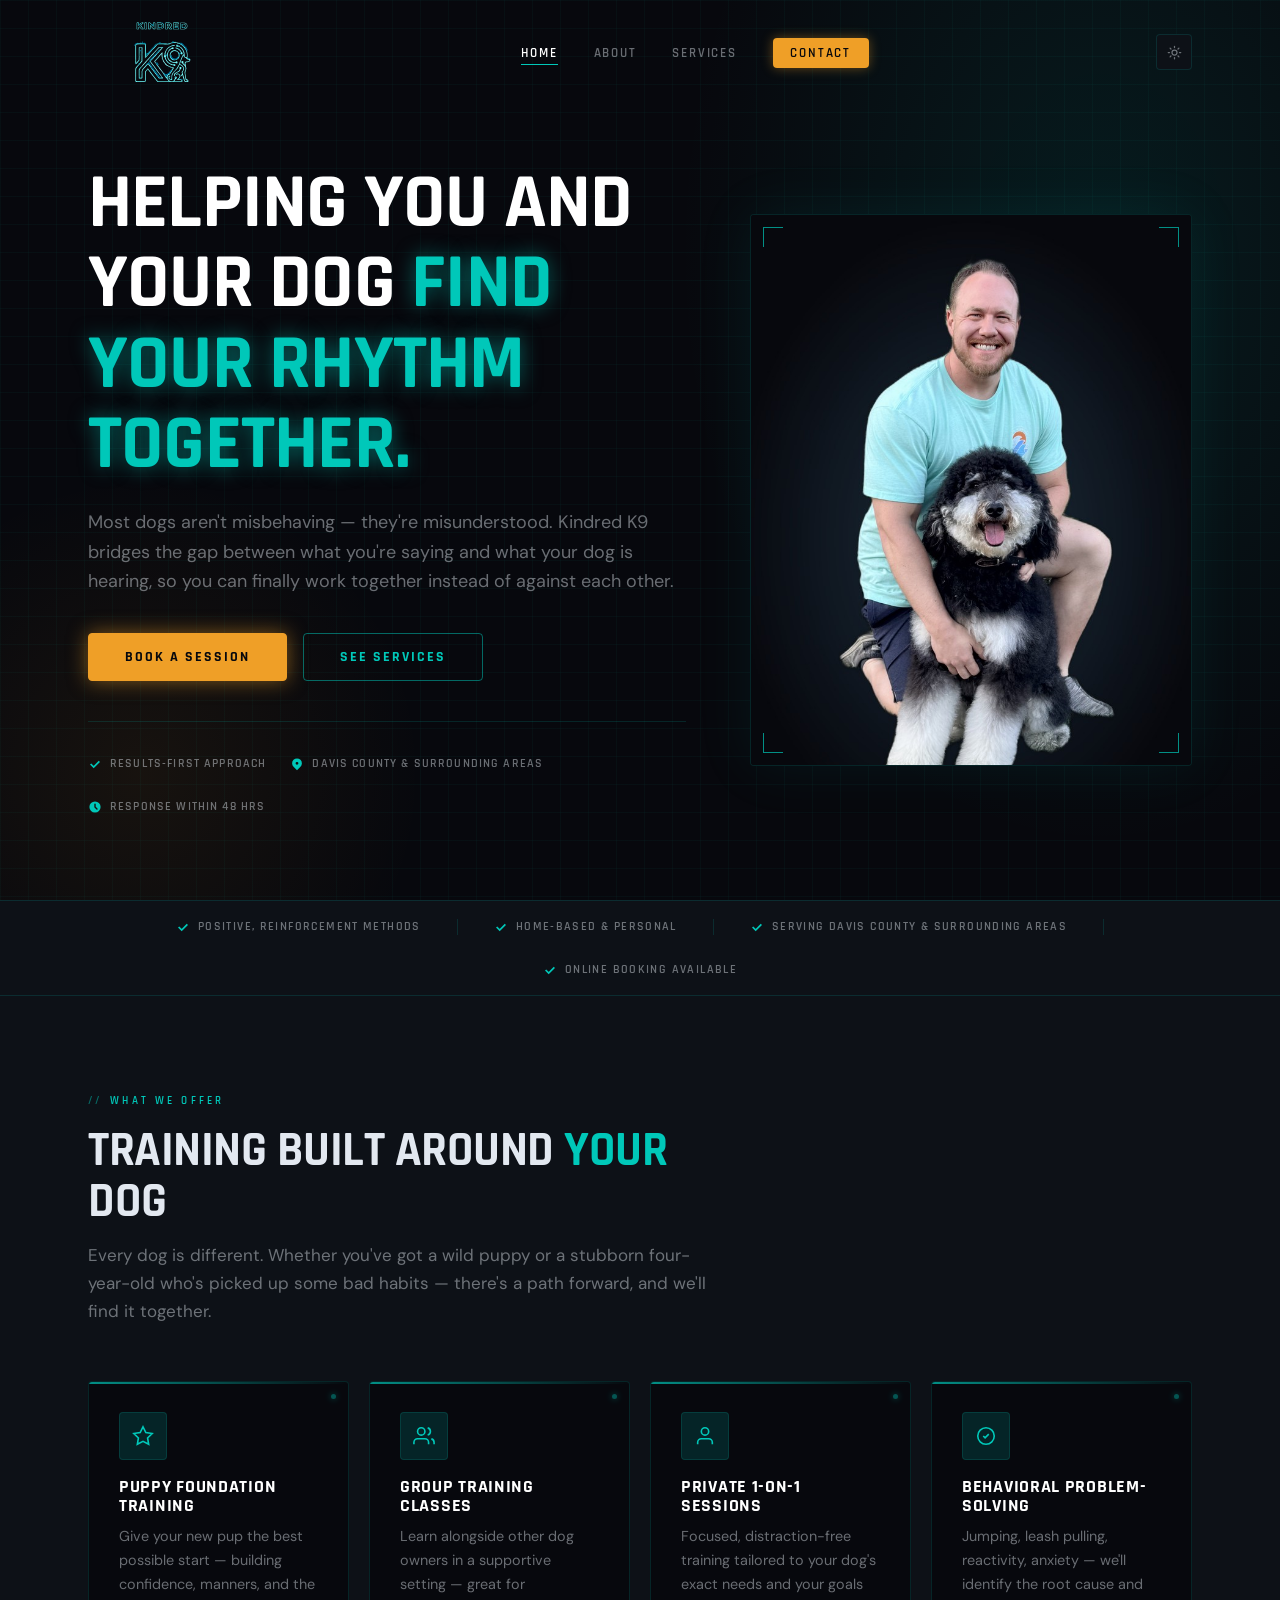
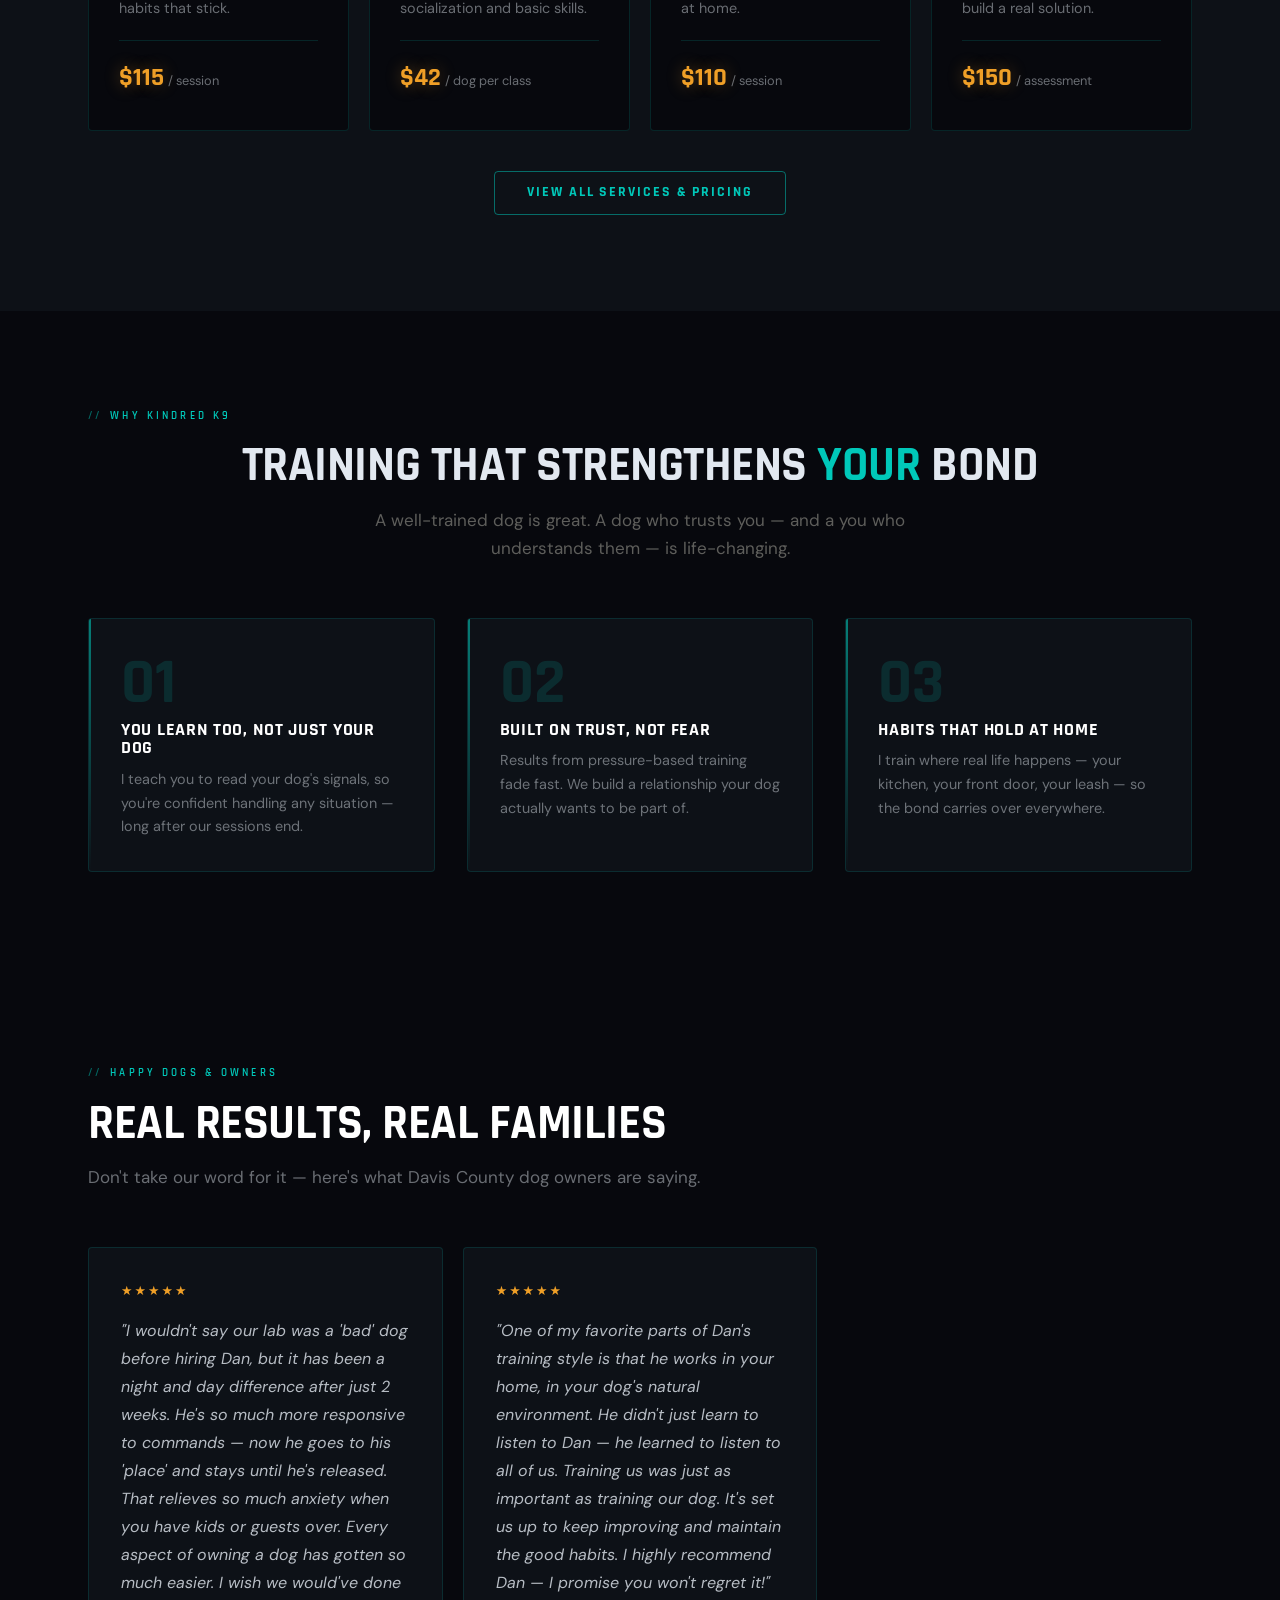
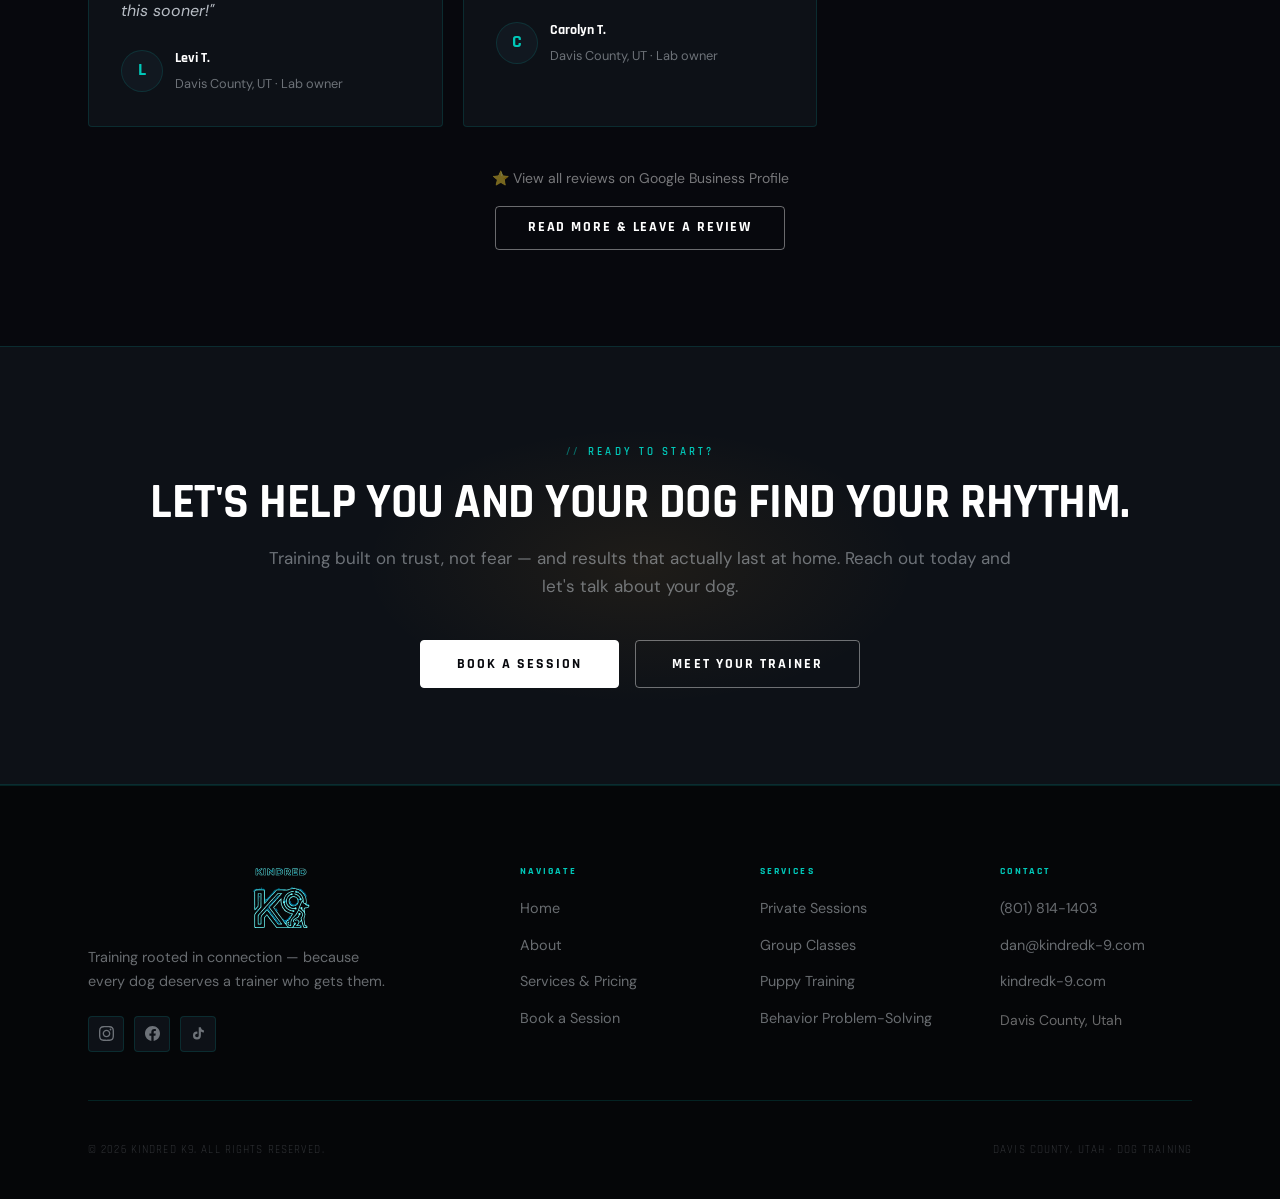
<file: index.html>
<!DOCTYPE html>
<html lang="en">
<head>
  <meta charset="UTF-8">
  <meta name="viewport" content="width=device-width, initial-scale=1.0">
  <title>Kindred K9 | Dog Training in Davis County, Utah</title>
  <meta name="description" content="Kindred K9 offers warm, relationship-first dog training in Davis County, Utah. Private sessions, group classes, puppy training, and behavioral problem-solving.">
  <meta name="keywords" content="dog trainer Davis County Utah, dog training Davis County, puppy training Utah, private dog training Davis County">
  <meta property="og:title" content="Kindred K9 | Dog Training in Davis County, Utah">
  <meta property="og:description" content="Training rooted in connection — because every dog deserves a trainer who gets them.">
  <meta property="og:type" content="website">
  <meta property="og:url" content="https://kindredk-9.com">
  <link rel="canonical" href="https://kindredk-9.com">

  <!-- Google Analytics — replace UA/G-XXXXXX with your Measurement ID -->
  <!-- <script async src="https://www.googletagmanager.com/gtag/js?id=G-XXXXXXXXXX"></script>
  <script>window.dataLayer=window.dataLayer||[];function gtag(){dataLayer.push(arguments);}gtag('js',new Date());gtag('config','G-XXXXXXXXXX');</script> -->

  <link rel="preconnect" href="https://fonts.googleapis.com">
  <link rel="preconnect" href="https://fonts.gstatic.com" crossorigin>
  <link href="https://fonts.googleapis.com/css2?family=Rajdhani:wght@400;500;600;700&family=DM+Sans:wght@300;400;500;600&display=swap" rel="stylesheet">
  <link rel="stylesheet" href="css/styles.css">
  <script src="js/theme.js"></script>
</head>
<body class="grid-bg">

  <!-- ── Navigation ─────────────────────────────── -->
  <nav class="site-nav" aria-label="Main navigation">
    <div class="nav-inner">
      <a href="index.html" class="nav-logo" aria-label="Kindred K9 home">
        <img src="img/kindred-text.svg" alt="KINDRED" class="nav-logo-text">
        <img src="img/kindred-logo.svg" alt="Kindred K9" class="nav-logo-mark">
      </a>
      <ul class="nav-links" role="list">
        <li><a href="index.html">Home</a></li>
        <li><a href="about.html">About</a></li>
        <li><a href="services.html">Services</a></li>
        <li><a href="contact.html" class="nav-cta">Contact</a></li>
      </ul>
      <div class="nav-actions">
        <button class="theme-toggle" aria-label="Switch to light mode">
          <svg class="icon-sun" xmlns="http://www.w3.org/2000/svg" viewBox="0 0 24 24" fill="none" stroke="currentColor" stroke-width="2" stroke-linecap="round" stroke-linejoin="round" aria-hidden="true">
            <circle cx="12" cy="12" r="4"/>
            <path d="M12 2v2M12 20v2M4.93 4.93l1.41 1.41M17.66 17.66l1.41 1.41M2 12h2M20 12h2M6.34 17.66l-1.41 1.41M19.07 4.93l-1.41 1.41"/>
          </svg>
          <svg class="icon-moon" xmlns="http://www.w3.org/2000/svg" viewBox="0 0 24 24" fill="none" stroke="currentColor" stroke-width="2" stroke-linecap="round" stroke-linejoin="round" aria-hidden="true">
            <path d="M21 12.79A9 9 0 1 1 11.21 3 7 7 0 0 0 21 12.79z"/>
          </svg>
        </button>
        <button class="nav-toggle" aria-label="Open menu" aria-expanded="false">
          <span></span><span></span><span></span>
        </button>
      </div>
    </div>
  </nav>

  <!-- ── Mobile Overlay ─────────────────────────── -->
  <div class="nav-overlay" role="dialog" aria-modal="true" aria-label="Navigation menu">
    <div class="nav-overlay-top">
      <a href="index.html" class="nav-logo">
        <img src="img/kindred-text.svg" alt="KINDRED" class="nav-logo-text">
        <img src="img/kindred-logo.svg" alt="Kindred K9" class="nav-logo-mark">
      </a>
      <button class="nav-overlay-close" aria-label="Close menu">&#x2715;</button>
    </div>
    <nav class="nav-overlay-links" aria-label="Mobile navigation">
      <a href="index.html">Home</a>
      <a href="about.html">About</a>
      <a href="services.html">Services</a>
    </nav>
    <div class="nav-overlay-cta">
      <a href="contact.html" class="btn btn-secondary btn-lg">Contact</a>
    </div>
  </div>

  <main>

    <!-- ── Hero ───────────────────────────────────── -->
    <section class="hero" aria-label="Welcome to Kindred K9">
      <div class="hero-inner">

        <div class="hero-content">


          <h1>Helping you and your dog <em>find your rhythm together.</em></h1>

          <p class="hero-desc">
            Most dogs aren't misbehaving — they're misunderstood. Kindred K9 bridges the
            gap between what you're saying and what your dog is hearing, so you can finally
            work together instead of against each other.
          </p>

          <div class="btn-group">
            <a href="contact.html" class="btn btn-primary btn-lg">Book a Session</a>
            <a href="services.html" class="btn btn-secondary btn-lg">See Services</a>
          </div>

          <div class="hero-trust">
            <span class="hero-trust-item">
              <svg viewBox="0 0 16 16" fill="none" stroke="currentColor" stroke-width="2" aria-hidden="true"><path d="M3 8l3.5 3.5L13 5"/></svg>
              Results-first approach
            </span>
            <span class="hero-trust-item">
              <svg viewBox="0 0 20 20" fill="currentColor" aria-hidden="true"><path fill-rule="evenodd" d="M5.05 4.05a7 7 0 119.9 9.9L10 18.9l-4.95-4.95a7 7 0 010-9.9zM10 11a2 2 0 100-4 2 2 0 000 4z" clip-rule="evenodd"/></svg>
              Davis County &amp; surrounding areas
            </span>
            <span class="hero-trust-item">
              <svg viewBox="0 0 20 20" fill="currentColor" aria-hidden="true"><path fill-rule="evenodd" d="M10 18a8 8 0 100-16 8 8 0 000 16zm1-12a1 1 0 10-2 0v4a1 1 0 00.293.707l2.828 2.829a1 1 0 101.415-1.415L11 9.586V6z" clip-rule="evenodd"/></svg>
              Response within 48 hrs
            </span>
          </div>
        </div>

        <div class="hero-visual" aria-hidden="true">
          <div class="hero-blob"></div>
          <div class="hero-image">
            <div class="corner corner-tl"></div>
            <div class="corner corner-tr"></div>
            <div class="corner corner-bl"></div>
            <div class="corner corner-br"></div>
            <img src="img/trainer-hero.jpg" alt="Dan and Reggie" class="hero-photo">
            <div class="hero-image-label">
              <div>
                <div class="label-stars">★★★★★</div>
                <div style="font-size:0.72rem;color:var(--text-muted);margin-top:2px;">5.0 on Google</div>
              </div>
              <div class="label-divider"></div>
              <div>
                <p class="label-name">Dan &amp; Reggie</p>
              </div>
            </div>
          </div>
        </div>

      </div>
    </section>

    <!-- ── Trust Bar ───────────────────────────────── -->
    <div class="trust-bar" aria-label="Key facts">
      <div class="container">
        <div class="trust-bar-inner">
          <span class="trust-item">
            <svg viewBox="0 0 16 16" fill="none" stroke="currentColor" stroke-width="2" aria-hidden="true"><path d="M3 8l3.5 3.5L13 5"/></svg>
            Positive, reinforcement methods
          </span>
          <span class="trust-sep" aria-hidden="true"></span>
          <span class="trust-item">
            <svg viewBox="0 0 16 16" fill="none" stroke="currentColor" stroke-width="2" aria-hidden="true"><path d="M3 8l3.5 3.5L13 5"/></svg>
            Home-based &amp; personal
          </span>
          <span class="trust-sep" aria-hidden="true"></span>
          <span class="trust-item">
            <svg viewBox="0 0 16 16" fill="none" stroke="currentColor" stroke-width="2" aria-hidden="true"><path d="M3 8l3.5 3.5L13 5"/></svg>
            Serving Davis County &amp; surrounding areas
          </span>
          <span class="trust-sep" aria-hidden="true"></span>
          <span class="trust-item">
            <svg viewBox="0 0 16 16" fill="none" stroke="currentColor" stroke-width="2" aria-hidden="true"><path d="M3 8l3.5 3.5L13 5"/></svg>
            Online booking available
          </span>
        </div>
      </div>
    </div>

    <!-- ── Services Overview ──────────────────────── -->
    <section class="section section--tinted" aria-labelledby="services-heading">
      <div class="container">
        <div class="section-header" data-animate>
          <span class="eyebrow">What We Offer</span>
          <h2 id="services-heading">Training built around <em>your</em> dog</h2>
          <p>
            Every dog is different. Whether you've got a wild puppy or a stubborn four-year-old
            who's picked up some bad habits — there's a path forward, and we'll find it together.
          </p>
        </div>

        <div class="services-grid">
          <a href="services.html#puppy" class="service-card" data-animate data-delay="1">
            <div class="service-icon">
              <svg viewBox="0 0 24 24" fill="none" stroke="currentColor" stroke-width="1.75" aria-hidden="true">
                <path d="M12 2l3.09 6.26L22 9.27l-5 4.87 1.18 6.88L12 17.77l-6.18 3.25L7 14.14 2 9.27l6.91-1.01z"/>
              </svg>
            </div>
            <h3>Puppy Foundation Training</h3>
            <p>Give your new pup the best possible start — building confidence, manners, and the habits that stick.</p>
            <div class="service-price">
              <span class="amount">$115</span>
              <span class="label">/ session</span>
            </div>
          </a>

          <a href="services.html#group" class="service-card" data-animate data-delay="2">
            <div class="service-icon">
              <svg viewBox="0 0 24 24" fill="none" stroke="currentColor" stroke-width="1.75" aria-hidden="true">
                <path d="M17 21v-2a4 4 0 00-4-4H5a4 4 0 00-4 4v2"/><circle cx="9" cy="7" r="4"/>
                <path d="M23 21v-2a4 4 0 00-3-3.87M16 3.13a4 4 0 010 7.75"/>
              </svg>
            </div>
            <h3>Group Training Classes</h3>
            <p>Learn alongside other dog owners in a supportive setting — great for socialization and basic skills.</p>
            <div class="service-price">
              <span class="amount">$42</span>
              <span class="label">/ dog per class</span>
            </div>
          </a>

          <a href="services.html#private" class="service-card" data-animate data-delay="3">
            <div class="service-icon">
              <svg viewBox="0 0 24 24" fill="none" stroke="currentColor" stroke-width="1.75" aria-hidden="true">
                <path d="M20 21v-2a4 4 0 00-4-4H8a4 4 0 00-4 4v2"/><circle cx="12" cy="7" r="4"/>
              </svg>
            </div>
            <h3>Private 1-on-1 Sessions</h3>
            <p>Focused, distraction-free training tailored to your dog's exact needs and your goals at home.</p>
            <div class="service-price">
              <span class="amount">$110</span>
              <span class="label">/ session</span>
            </div>
          </a>

          <a href="services.html#behavior" class="service-card" data-animate data-delay="4">
            <div class="service-icon">
              <svg viewBox="0 0 24 24" fill="none" stroke="currentColor" stroke-width="1.75" aria-hidden="true">
                <path d="M9 12l2 2 4-4m6 2a9 9 0 11-18 0 9 9 0 0118 0z"/>
              </svg>
            </div>
            <h3>Behavioral Problem-Solving</h3>
            <p>Jumping, leash pulling, reactivity, anxiety — we'll identify the root cause and build a real solution.</p>
            <div class="service-price">
              <span class="amount">$150</span>
              <span class="label">/ assessment</span>
            </div>
          </a>
        </div>

        <div style="margin-top:2.5rem; text-align:center;" data-animate>
          <a href="services.html" class="btn btn-secondary">View All Services &amp; Pricing</a>
        </div>
      </div>
    </section>

    <!-- ── Why Kindred K9 ─────────────────────────── -->
    <section class="section" aria-labelledby="why-heading">
      <div class="container">
        <div class="section-header text-center" style="max-width:none; margin-bottom:3.5rem" data-animate>
          <span class="eyebrow">Why Kindred K9</span>
          <h2 id="why-heading">Training that strengthens <em>your</em> bond</h2>
          <p style="max-width:52ch; margin:0.75rem auto 0; color:#5e5e5b">
            A well-trained dog is great. A dog who trusts you — and a you who understands them — is life-changing.
          </p>
        </div>

        <div class="why-grid">
          <div class="why-item" data-animate data-delay="1">
            <div class="why-number">01</div>
            <h3>You learn too, not just your dog</h3>
            <p>I teach you to read your dog's signals, so you're confident handling any situation — long after our sessions end.</p>
          </div>
          <div class="why-item" data-animate data-delay="2">
            <div class="why-number">02</div>
            <h3>Built on trust, not fear</h3>
            <p>Results from pressure-based training fade fast. We build a relationship your dog actually wants to be part of.</p>
          </div>
          <div class="why-item" data-animate data-delay="3">
            <div class="why-number">03</div>
            <h3>Habits that hold at home</h3>
            <p>I train where real life happens — your kitchen, your front door, your leash — so the bond carries over everywhere.</p>
          </div>
        </div>
      </div>
    </section>

    <!-- ── Testimonials ───────────────────────────── -->
    <section class="section section--dark" aria-labelledby="testimonials-heading">
      <div class="container">
        <div class="section-header section-header--light" data-animate>
          <span class="eyebrow eyebrow--light">Happy Dogs &amp; Owners</span>
          <h2 id="testimonials-heading">Real results, real families</h2>
          <p>Don't take our word for it — here's what Davis County dog owners are saying.</p>
        </div>

        <div class="testimonials-grid">
          <div class="testimonial-card" data-animate data-delay="1">
            <div class="testimonial-stars">★★★★★</div>
            <blockquote>
              "I wouldn't say our lab was a 'bad' dog before hiring Dan, but it has been a night
              and day difference after just 2 weeks. He's so much more responsive to commands —
              now he goes to his 'place' and stays until he's released. That relieves so much
              anxiety when you have kids or guests over. Every aspect of owning a dog has gotten
              so much easier. I wish we would've done this sooner!"
            </blockquote>
            <div class="testimonial-author">
              <div class="testimonial-avatar" aria-hidden="true">L</div>
              <div>
                <p class="testimonial-name">Levi T.</p>
                <p class="testimonial-meta">Davis County, UT · Lab owner</p>
              </div>
            </div>
          </div>

          <div class="testimonial-card" data-animate data-delay="2">
            <div class="testimonial-stars">★★★★★</div>
            <blockquote>
              "One of my favorite parts of Dan's training style is that he works in your home,
              in your dog's natural environment. He didn't just learn to listen to Dan — he learned
              to listen to all of us. Training us was just as important as training our dog. It's
              set us up to keep improving and maintain the good habits. I highly recommend Dan —
              I promise you won't regret it!"
            </blockquote>
            <div class="testimonial-author">
              <div class="testimonial-avatar" aria-hidden="true">C</div>
              <div>
                <p class="testimonial-name">Carolyn T.</p>
                <p class="testimonial-meta">Davis County, UT · Lab owner</p>
              </div>
            </div>
          </div>
        </div>

        <!-- Google Reviews placeholder -->
        <div style="margin-top:2.5rem; text-align:center;" data-animate>
          <p style="color:rgba(255,255,255,0.45); font-size:0.875rem; max-width:none; margin-bottom:1rem">
            <!-- TODO: Replace with Google Reviews embed or widget -->
            ⭐ View all reviews on Google Business Profile
          </p>
          <a href="contact.html" class="btn btn-outline-white">Read More &amp; Leave a Review</a>
        </div>
      </div>
    </section>

    <!-- ── CTA Banner ─────────────────────────────── -->
    <section class="cta-banner" aria-labelledby="cta-heading">
      <div class="container">
        <span class="eyebrow eyebrow--light" data-animate>Ready to start?</span>
        <h2 id="cta-heading" data-animate>Let's help you and your dog find your rhythm.</h2>
        <p data-animate>
          Training built on trust, not fear — and results that actually last at home.
          Reach out today and let's talk about your dog.
        </p>
        <div class="btn-group" style="justify-content:center" data-animate>
          <a href="contact.html" class="btn btn-white btn-lg">Book a Session</a>
          <a href="about.html"   class="btn btn-outline-white btn-lg">Meet Your Trainer</a>
        </div>
      </div>
    </section>

  </main>

  <!-- ── Footer ─────────────────────────────────── -->
  <footer class="site-footer">
    <div class="container">
      <div class="footer-grid">
        <div class="footer-brand">
          <a href="index.html" class="nav-logo">
            <img src="img/kindred-text.svg" alt="KINDRED" class="nav-logo-text">
        <img src="img/kindred-logo.svg" alt="Kindred K9" class="nav-logo-mark">
          </a>
          <p>Training rooted in connection — because every dog deserves a trainer who gets them.</p>
          <div class="footer-social">
            <a href="https://instagram.com/kindredk9" target="_blank" rel="noopener" aria-label="Instagram">
              <svg viewBox="0 0 24 24" fill="currentColor" aria-hidden="true"><path d="M12 2.163c3.204 0 3.584.012 4.85.07 3.252.148 4.771 1.691 4.919 4.919.058 1.265.069 1.645.069 4.849 0 3.205-.012 3.584-.069 4.849-.149 3.225-1.664 4.771-4.919 4.919-1.266.058-1.644.07-4.85.07-3.204 0-3.584-.012-4.849-.07-3.26-.149-4.771-1.699-4.919-4.92-.058-1.265-.07-1.644-.07-4.849 0-3.204.013-3.583.07-4.849.149-3.227 1.664-4.771 4.919-4.919 1.266-.057 1.645-.069 4.849-.069zm0-2.163c-3.259 0-3.667.014-4.947.072-4.358.2-6.78 2.618-6.98 6.98-.059 1.281-.073 1.689-.073 4.948 0 3.259.014 3.668.072 4.948.2 4.358 2.618 6.78 6.98 6.98 1.281.058 1.689.072 4.948.072 3.259 0 3.668-.014 4.948-.072 4.354-.2 6.782-2.618 6.979-6.98.059-1.28.073-1.689.073-4.948 0-3.259-.014-3.667-.072-4.947-.196-4.354-2.617-6.78-6.979-6.98-1.281-.059-1.69-.073-4.949-.073zm0 5.838c-3.403 0-6.162 2.759-6.162 6.162s2.759 6.163 6.162 6.163 6.162-2.759 6.162-6.163c0-3.403-2.759-6.162-6.162-6.162zm0 10.162c-2.209 0-4-1.79-4-4 0-2.209 1.791-4 4-4s4 1.791 4 4c0 2.21-1.791 4-4 4zm6.406-11.845c-.796 0-1.441.645-1.441 1.44s.645 1.44 1.441 1.44c.795 0 1.439-.645 1.439-1.44s-.644-1.44-1.439-1.44z"/></svg>
            </a>
            <a href="https://facebook.com/kindredk9" target="_blank" rel="noopener" aria-label="Facebook">
              <svg viewBox="0 0 24 24" fill="currentColor" aria-hidden="true"><path d="M24 12.073c0-6.627-5.373-12-12-12s-12 5.373-12 12c0 5.99 4.388 10.954 10.125 11.854v-8.385H7.078v-3.47h3.047V9.43c0-3.007 1.792-4.669 4.533-4.669 1.312 0 2.686.235 2.686.235v2.953H15.83c-1.491 0-1.956.925-1.956 1.874v2.25h3.328l-.532 3.47h-2.796v8.385C19.612 23.027 24 18.062 24 12.073z"/></svg>
            </a>
            <a href="https://tiktok.com/@kindredk9" target="_blank" rel="noopener" aria-label="TikTok">
              <svg viewBox="0 0 24 24" fill="currentColor" aria-hidden="true"><path d="M19.59 6.69a4.83 4.83 0 01-3.77-4.25V2h-3.45v13.67a2.89 2.89 0 01-2.88 2.5 2.89 2.89 0 01-2.89-2.89 2.89 2.89 0 012.89-2.89c.28 0 .54.04.79.1V9.01a6.33 6.33 0 00-.79-.05 6.34 6.34 0 00-6.34 6.34 6.34 6.34 0 006.34 6.34 6.34 6.34 0 006.33-6.34V8.69a8.27 8.27 0 004.84 1.56V6.79a4.85 4.85 0 01-1.07-.1z"/></svg>
            </a>
          </div>
        </div>

        <div class="footer-col">
          <h4>Navigate</h4>
          <ul>
            <li><a href="index.html">Home</a></li>
            <li><a href="about.html">About</a></li>
            <li><a href="services.html">Services &amp; Pricing</a></li>
            <li><a href="contact.html">Book a Session</a></li>
          </ul>
        </div>

        <div class="footer-col">
          <h4>Services</h4>
          <ul>
            <li><a href="services.html">Private Sessions</a></li>
            <li><a href="services.html">Group Classes</a></li>
            <li><a href="services.html">Puppy Training</a></li>
            <li><a href="services.html">Behavior Problem-Solving</a></li>
          </ul>
        </div>

        <div class="footer-col">
          <h4>Contact</h4>
          <ul>
            <li><a href="tel:+18018141403">(801) 814-1403</a></li>
            <li><a href="mailto:hello@kindredk-9.com">dan@kindredk-9.com</a></li>
            <li><a href="contact.html">kindredk-9.com</a></li>
            <li style="color:rgba(255,255,255,0.4); font-size:0.875rem; padding-top:0.25rem">Davis County, Utah</li>
          </ul>
        </div>
      </div>

      <div class="footer-bottom">
        <p>&copy; 2026 Kindred K9. All rights reserved.</p>
        <p>Davis County, Utah · Dog Training</p>
      </div>
    </div>
  </footer>

  <script src="js/main.js"></script>
</body>
</html>
</file>
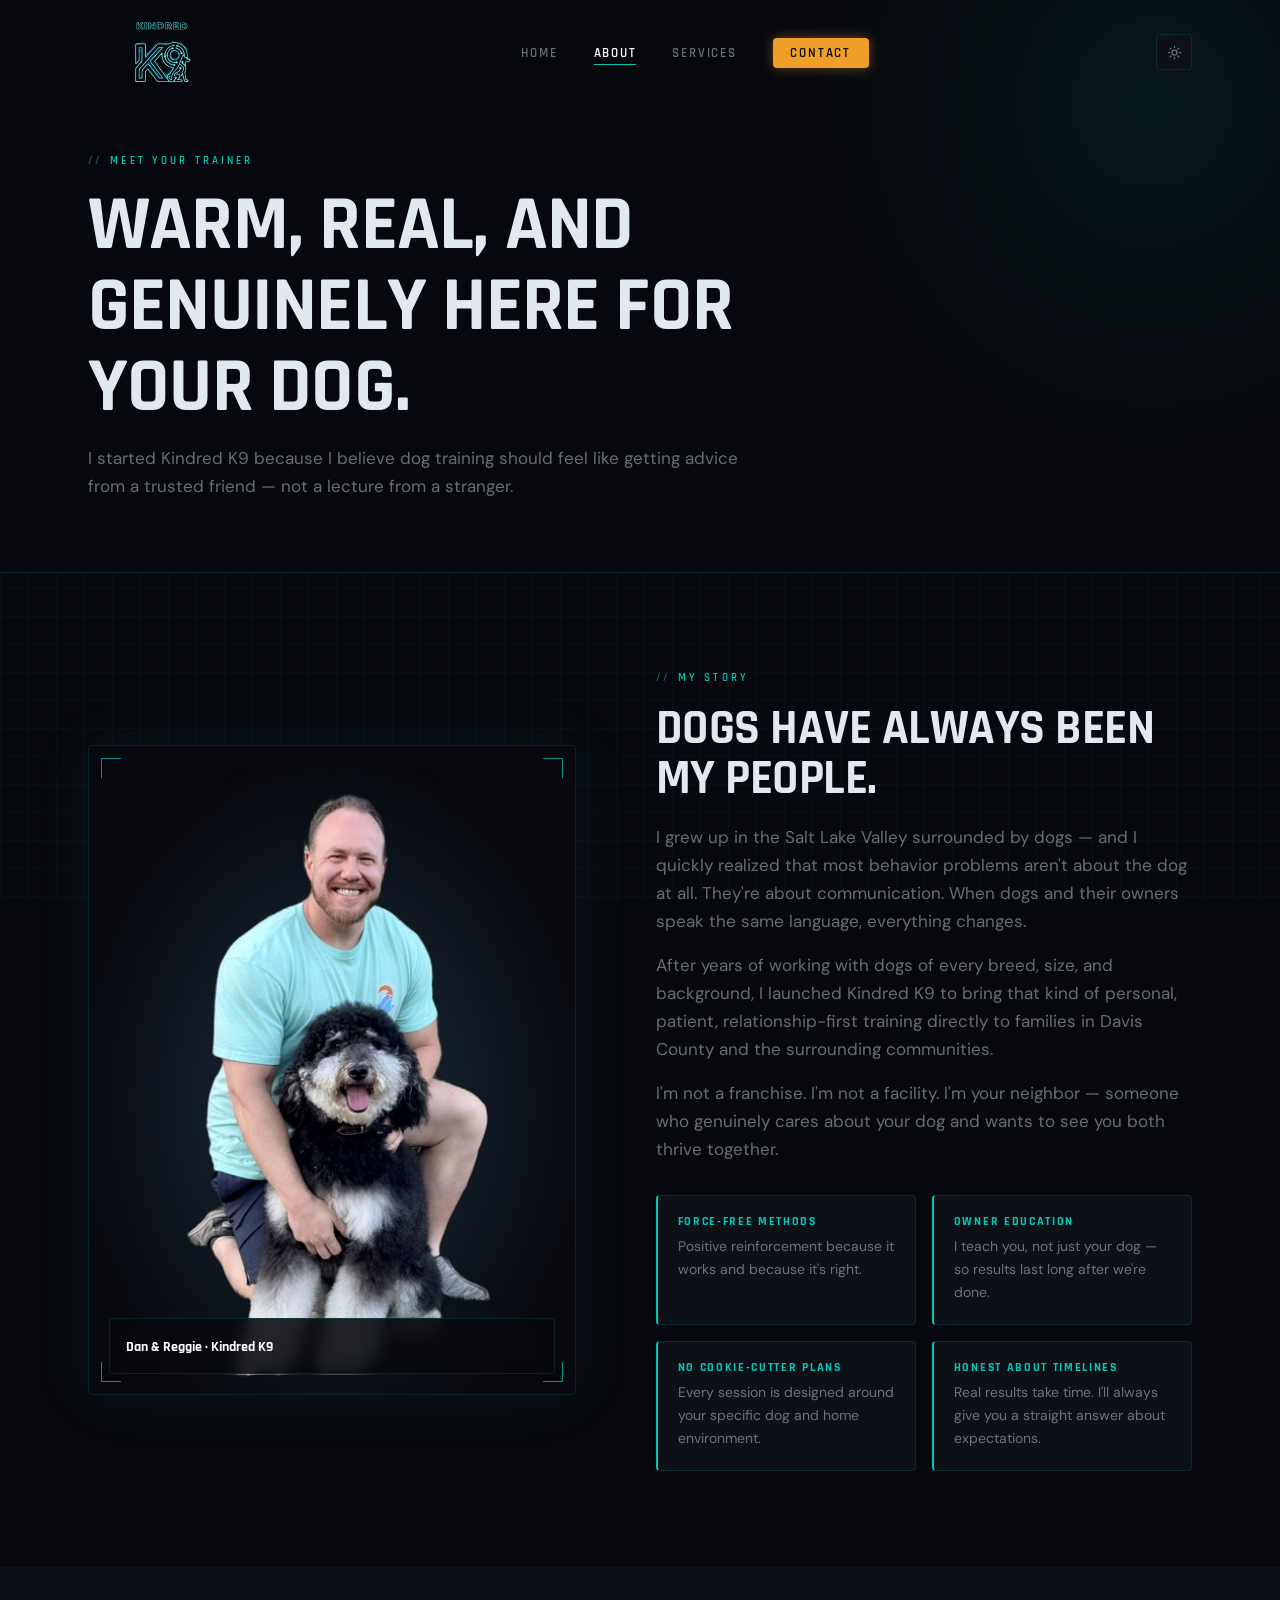
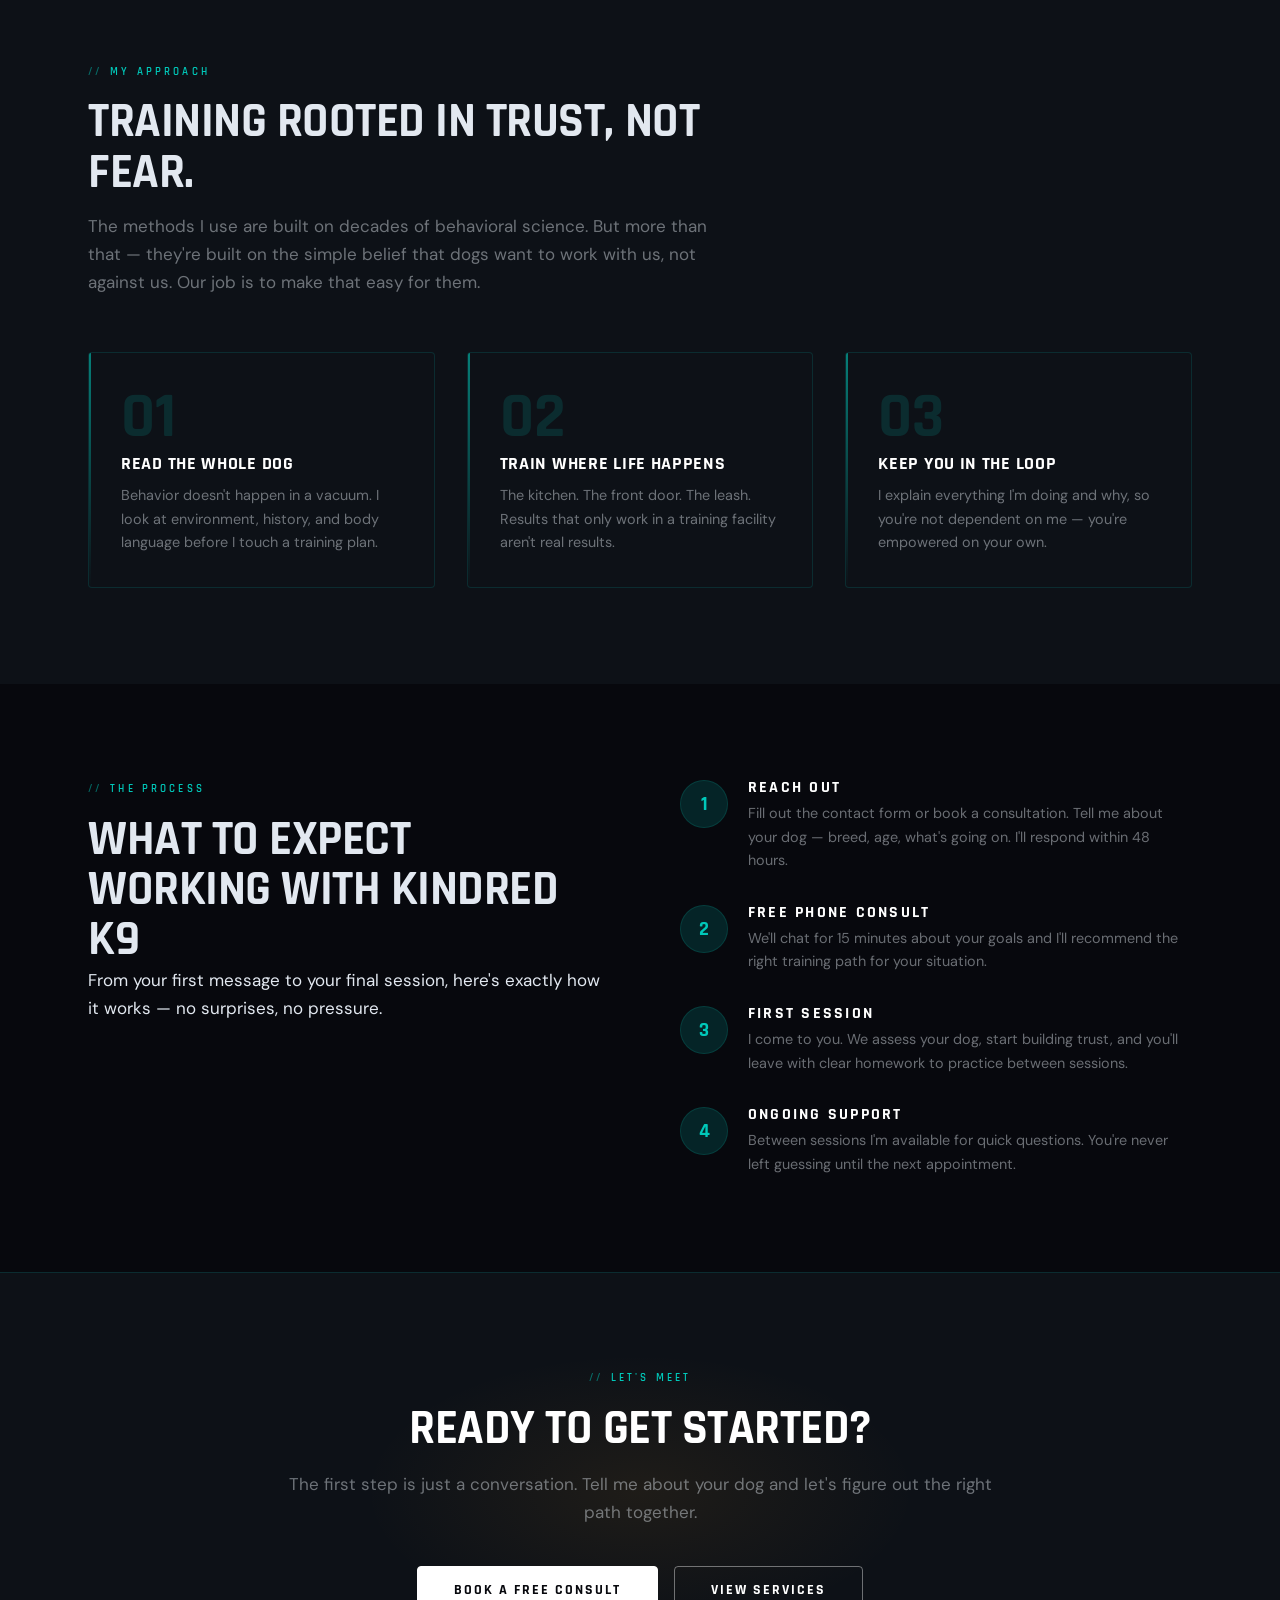
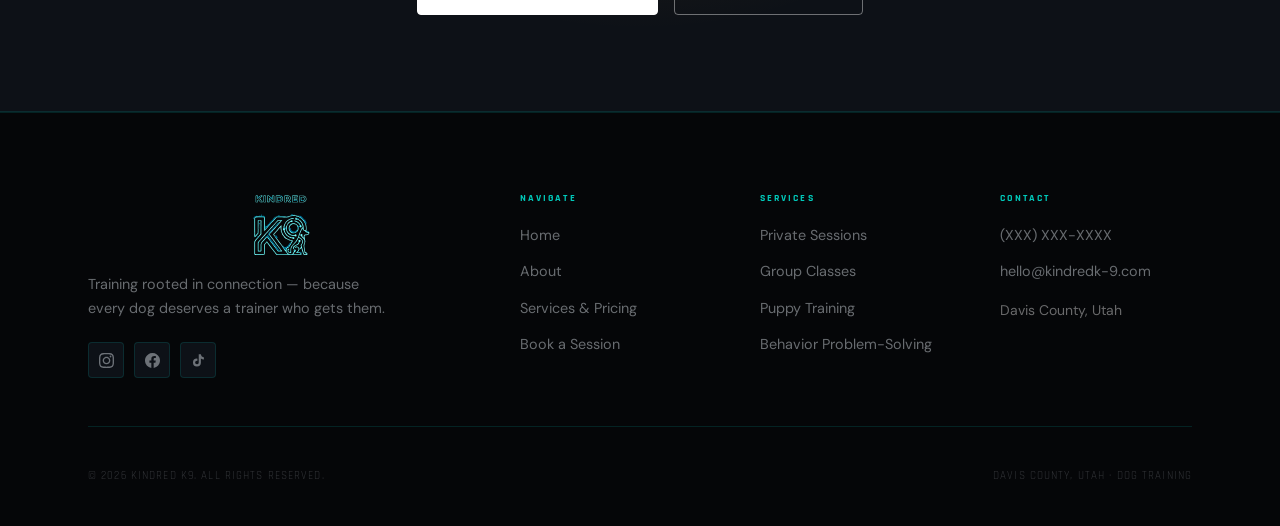
<file: about.html>
<!DOCTYPE html>
<html lang="en">
<head>
  <meta charset="UTF-8">
  <meta name="viewport" content="width=device-width, initial-scale=1.0">
  <title>About | Kindred K9 Dog Training – Davis County, Utah</title>
  <meta name="description" content="Meet the trainer behind Kindred K9. Learn about our relationship-first philosophy, training approach, and what it's like to work with us in Davis County, Utah.">
  <link rel="canonical" href="https://kindredk-9.com/about.html">

  <!-- Google Analytics placeholder -->
  <!-- <script async src="https://www.googletagmanager.com/gtag/js?id=G-XXXXXXXXXX"></script>
  <script>window.dataLayer=window.dataLayer||[];function gtag(){dataLayer.push(arguments);}gtag('js',new Date());gtag('config','G-XXXXXXXXXX');</script> -->

  <link rel="preconnect" href="https://fonts.googleapis.com">
  <link rel="preconnect" href="https://fonts.gstatic.com" crossorigin>
  <link href="https://fonts.googleapis.com/css2?family=Rajdhani:wght@400;500;600;700&family=DM+Sans:wght@300;400;500;600&display=swap" rel="stylesheet">
  <link rel="stylesheet" href="css/styles.css">
  <script src="js/theme.js"></script>
</head>
<body class="grid-bg">

  <!-- ── Navigation ─────────────────────────────── -->
  <nav class="site-nav" aria-label="Main navigation">
    <div class="nav-inner">
      <a href="index.html" class="nav-logo" aria-label="Kindred K9 home">
        <img src="img/kindred-text.svg" alt="KINDRED" class="nav-logo-text">
        <img src="img/kindred-logo.svg" alt="Kindred K9" class="nav-logo-mark">
      </a>
      <ul class="nav-links" role="list">
        <li><a href="index.html">Home</a></li>
        <li><a href="about.html">About</a></li>
        <li><a href="services.html">Services</a></li>
        <li><a href="contact.html" class="nav-cta">Contact</a></li>
      </ul>
      <div class="nav-actions">
        <button class="theme-toggle" aria-label="Switch to light mode">
          <svg class="icon-sun" xmlns="http://www.w3.org/2000/svg" viewBox="0 0 24 24" fill="none" stroke="currentColor" stroke-width="2" stroke-linecap="round" stroke-linejoin="round" aria-hidden="true">
            <circle cx="12" cy="12" r="4"/>
            <path d="M12 2v2M12 20v2M4.93 4.93l1.41 1.41M17.66 17.66l1.41 1.41M2 12h2M20 12h2M6.34 17.66l-1.41 1.41M19.07 4.93l-1.41 1.41"/>
          </svg>
          <svg class="icon-moon" xmlns="http://www.w3.org/2000/svg" viewBox="0 0 24 24" fill="none" stroke="currentColor" stroke-width="2" stroke-linecap="round" stroke-linejoin="round" aria-hidden="true">
            <path d="M21 12.79A9 9 0 1 1 11.21 3 7 7 0 0 0 21 12.79z"/>
          </svg>
        </button>
        <button class="nav-toggle" aria-label="Open menu" aria-expanded="false">
          <span></span><span></span><span></span>
        </button>
      </div>
    </div>
  </nav>

  <!-- ── Mobile Overlay ─────────────────────────── -->
  <div class="nav-overlay" role="dialog" aria-modal="true" aria-label="Navigation menu">
    <div class="nav-overlay-top">
      <a href="index.html" class="nav-logo">
        <img src="img/kindred-text.svg" alt="KINDRED" class="nav-logo-text">
        <img src="img/kindred-logo.svg" alt="Kindred K9" class="nav-logo-mark">
      </a>
      <button class="nav-overlay-close" aria-label="Close menu">&#x2715;</button>
    </div>
    <nav class="nav-overlay-links" aria-label="Mobile navigation">
      <a href="index.html">Home</a>
      <a href="about.html">About</a>
      <a href="services.html">Services</a>
    </nav>
    <div class="nav-overlay-cta">
      <a href="contact.html" class="btn btn-secondary btn-lg">Contact</a>
    </div>
  </div>

  <main>

    <!-- ── Page Hero ──────────────────────────────── -->
    <section class="page-hero" aria-label="About Kindred K9">
      <div class="container">
        <span class="eyebrow">Meet Your Trainer</span>
        <h1>Warm, real, and genuinely here for your dog.</h1>
        <p>I started Kindred K9 because I believe dog training should feel like getting advice from a trusted friend — not a lecture from a stranger.</p>
      </div>
    </section>

    <!-- ── Bio Section ────────────────────────────── -->
    <section class="section">
      <div class="container">
        <div class="about-split">

          <div class="about-photo" aria-hidden="true">
            <div class="corner corner-tl"></div>
            <div class="corner corner-tr"></div>
            <div class="corner corner-bl"></div>
            <div class="corner corner-br"></div>
            <img src="img/trainer-about.jpg" alt="Dan and Reggie" class="about-photo-img">
            <div class="about-photo-caption">
              <strong>Dan &amp; Reggie · Kindred K9</strong>
            </div>
          </div>

          <div class="about-content" data-animate>
            <span class="eyebrow">My Story</span>
            <h2>Dogs have always been my people.</h2>
            <p>
              I grew up in the Salt Lake Valley surrounded by dogs — and I quickly realized
              that most behavior problems aren't about the dog at all. They're about
              communication. When dogs and their owners speak the same language, everything changes.
            </p>
            <p>
              After years of working with dogs of every breed, size, and background, I launched
              Kindred K9 to bring that kind of personal, patient, relationship-first training
              directly to families in Davis County and the surrounding communities.
            </p>
            <p>
              I'm not a franchise. I'm not a facility. I'm your neighbor — someone who genuinely
              cares about your dog and wants to see you both thrive together.
            </p>

            <div class="philosophy-grid" data-animate>
              <div class="philosophy-item">
                <h4>Force-free methods</h4>
                <p>Positive reinforcement because it works and because it's right.</p>
              </div>
              <div class="philosophy-item">
                <h4>Owner education</h4>
                <p>I teach you, not just your dog — so results last long after we're done.</p>
              </div>
              <div class="philosophy-item">
                <h4>No cookie-cutter plans</h4>
                <p>Every session is designed around your specific dog and home environment.</p>
              </div>
              <div class="philosophy-item">
                <h4>Honest about timelines</h4>
                <p>Real results take time. I'll always give you a straight answer about expectations.</p>
              </div>
            </div>
          </div>
        </div>
      </div>
    </section>

    <!-- ── Training Philosophy ────────────────────── -->
    <section class="section section--tinted" aria-labelledby="philosophy-heading">
      <div class="container">
        <div class="section-header" data-animate>
          <span class="eyebrow">My Approach</span>
          <h2 id="philosophy-heading">Training rooted in trust, not fear.</h2>
          <p>
            The methods I use are built on decades of behavioral science. But more than
            that — they're built on the simple belief that dogs want to work with us,
            not against us. Our job is to make that easy for them.
          </p>
        </div>

        <div class="why-grid" style="margin-top:1rem">
          <div class="why-item" data-animate data-delay="1">
            <div class="why-number">01</div>
            <h3>Read the whole dog</h3>
            <p>Behavior doesn't happen in a vacuum. I look at environment, history, and body language before I touch a training plan.</p>
          </div>
          <div class="why-item" data-animate data-delay="2">
            <div class="why-number">02</div>
            <h3>Train where life happens</h3>
            <p>The kitchen. The front door. The leash. Results that only work in a training facility aren't real results.</p>
          </div>
          <div class="why-item" data-animate data-delay="3">
            <div class="why-number">03</div>
            <h3>Keep you in the loop</h3>
            <p>I explain everything I'm doing and why, so you're not dependent on me — you're empowered on your own.</p>
          </div>
        </div>
      </div>
    </section>

    <!-- ── What to Expect ─────────────────────────── -->
    <section class="section" aria-labelledby="expect-heading">
      <div class="container">
        <div class="two-col-split">
          <div data-animate>
            <span class="eyebrow">The Process</span>
            <h2 id="expect-heading">What to expect working with Kindred K9</h2>
            <p>
              From your first message to your final session, here's exactly how it works
              — no surprises, no pressure.
            </p>
          </div>

          <div class="expect-list" data-animate>
            <div class="expect-item">
              <div class="expect-num" aria-hidden="true">1</div>
              <div>
                <h4>Reach out</h4>
                <p>Fill out the contact form or book a consultation. Tell me about your dog — breed, age, what's going on. I'll respond within 48 hours.</p>
              </div>
            </div>
            <div class="expect-item">
              <div class="expect-num" aria-hidden="true">2</div>
              <div>
                <h4>Free phone consult</h4>
                <p>We'll chat for 15 minutes about your goals and I'll recommend the right training path for your situation.</p>
              </div>
            </div>
            <div class="expect-item">
              <div class="expect-num" aria-hidden="true">3</div>
              <div>
                <h4>First session</h4>
                <p>I come to you. We assess your dog, start building trust, and you'll leave with clear homework to practice between sessions.</p>
              </div>
            </div>
            <div class="expect-item">
              <div class="expect-num" aria-hidden="true">4</div>
              <div>
                <h4>Ongoing support</h4>
                <p>Between sessions I'm available for quick questions. You're never left guessing until the next appointment.</p>
              </div>
            </div>
          </div>
        </div>
      </div>
    </section>

    <!-- ── CTA Banner ─────────────────────────────── -->
    <section class="cta-banner">
      <div class="container">
        <span class="eyebrow eyebrow--light" data-animate>Let's meet</span>
        <h2 data-animate>Ready to get started?</h2>
        <p data-animate>
          The first step is just a conversation. Tell me about your dog and let's figure out
          the right path together.
        </p>
        <div class="btn-group" style="justify-content:center" data-animate>
          <a href="contact.html" class="btn btn-white btn-lg">Book a Free Consult</a>
          <a href="services.html" class="btn btn-outline-white btn-lg">View Services</a>
        </div>
      </div>
    </section>

  </main>

  <!-- ── Footer ─────────────────────────────────── -->
  <footer class="site-footer">
    <div class="container">
      <div class="footer-grid">
        <div class="footer-brand">
          <a href="index.html" class="nav-logo">
            <img src="img/kindred-text.svg" alt="KINDRED" class="nav-logo-text">
        <img src="img/kindred-logo.svg" alt="Kindred K9" class="nav-logo-mark">
          </a>
          <p>Training rooted in connection — because every dog deserves a trainer who gets them.</p>
          <div class="footer-social">
            <a href="https://instagram.com/kindredk9" target="_blank" rel="noopener" aria-label="Instagram">
              <svg viewBox="0 0 24 24" fill="currentColor" aria-hidden="true"><path d="M12 2.163c3.204 0 3.584.012 4.85.07 3.252.148 4.771 1.691 4.919 4.919.058 1.265.069 1.645.069 4.849 0 3.205-.012 3.584-.069 4.849-.149 3.225-1.664 4.771-4.919 4.919-1.266.058-1.644.07-4.85.07-3.204 0-3.584-.012-4.849-.07-3.26-.149-4.771-1.699-4.919-4.92-.058-1.265-.07-1.644-.07-4.849 0-3.204.013-3.583.07-4.849.149-3.227 1.664-4.771 4.919-4.919 1.266-.057 1.645-.069 4.849-.069zm0-2.163c-3.259 0-3.667.014-4.947.072-4.358.2-6.78 2.618-6.98 6.98-.059 1.281-.073 1.689-.073 4.948 0 3.259.014 3.668.072 4.948.2 4.358 2.618 6.78 6.98 6.98 1.281.058 1.689.072 4.948.072 3.259 0 3.668-.014 4.948-.072 4.354-.2 6.782-2.618 6.979-6.98.059-1.28.073-1.689.073-4.948 0-3.259-.014-3.667-.072-4.947-.196-4.354-2.617-6.78-6.979-6.98-1.281-.059-1.69-.073-4.949-.073zm0 5.838c-3.403 0-6.162 2.759-6.162 6.162s2.759 6.163 6.162 6.163 6.162-2.759 6.162-6.163c0-3.403-2.759-6.162-6.162-6.162zm0 10.162c-2.209 0-4-1.79-4-4 0-2.209 1.791-4 4-4s4 1.791 4 4c0 2.21-1.791 4-4 4zm6.406-11.845c-.796 0-1.441.645-1.441 1.44s.645 1.44 1.441 1.44c.795 0 1.439-.645 1.439-1.44s-.644-1.44-1.439-1.44z"/></svg>
            </a>
            <a href="https://facebook.com/kindredk9" target="_blank" rel="noopener" aria-label="Facebook">
              <svg viewBox="0 0 24 24" fill="currentColor" aria-hidden="true"><path d="M24 12.073c0-6.627-5.373-12-12-12s-12 5.373-12 12c0 5.99 4.388 10.954 10.125 11.854v-8.385H7.078v-3.47h3.047V9.43c0-3.007 1.792-4.669 4.533-4.669 1.312 0 2.686.235 2.686.235v2.953H15.83c-1.491 0-1.956.925-1.956 1.874v2.25h3.328l-.532 3.47h-2.796v8.385C19.612 23.027 24 18.062 24 12.073z"/></svg>
            </a>
            <a href="https://tiktok.com/@kindredk9" target="_blank" rel="noopener" aria-label="TikTok">
              <svg viewBox="0 0 24 24" fill="currentColor" aria-hidden="true"><path d="M19.59 6.69a4.83 4.83 0 01-3.77-4.25V2h-3.45v13.67a2.89 2.89 0 01-2.88 2.5 2.89 2.89 0 01-2.89-2.89 2.89 2.89 0 012.89-2.89c.28 0 .54.04.79.1V9.01a6.33 6.33 0 00-.79-.05 6.34 6.34 0 00-6.34 6.34 6.34 6.34 0 006.34 6.34 6.34 6.34 0 006.33-6.34V8.69a8.27 8.27 0 004.84 1.56V6.79a4.85 4.85 0 01-1.07-.1z"/></svg>
            </a>
          </div>
        </div>
        <div class="footer-col">
          <h4>Navigate</h4>
          <ul>
            <li><a href="index.html">Home</a></li>
            <li><a href="about.html">About</a></li>
            <li><a href="services.html">Services &amp; Pricing</a></li>
            <li><a href="contact.html">Book a Session</a></li>
          </ul>
        </div>
        <div class="footer-col">
          <h4>Services</h4>
          <ul>
            <li><a href="services.html">Private Sessions</a></li>
            <li><a href="services.html">Group Classes</a></li>
            <li><a href="services.html">Puppy Training</a></li>
            <li><a href="services.html">Behavior Problem-Solving</a></li>
          </ul>
        </div>
        <div class="footer-col">
          <h4>Contact</h4>
          <ul>
            <li><a href="tel:+1XXXXXXXXXX">(XXX) XXX-XXXX</a></li>
            <li><a href="mailto:hello@kindredk-9.com">hello@kindredk-9.com</a></li>
            <li style="color:rgba(255,255,255,0.4); font-size:0.875rem; padding-top:0.25rem">Davis County, Utah</li>
          </ul>
        </div>
      </div>
      <div class="footer-bottom">
        <p>&copy; 2026 Kindred K9. All rights reserved.</p>
        <p>Davis County, Utah · Dog Training</p>
      </div>
    </div>
  </footer>

  <script src="js/main.js"></script>
</body>
</html>
</file>
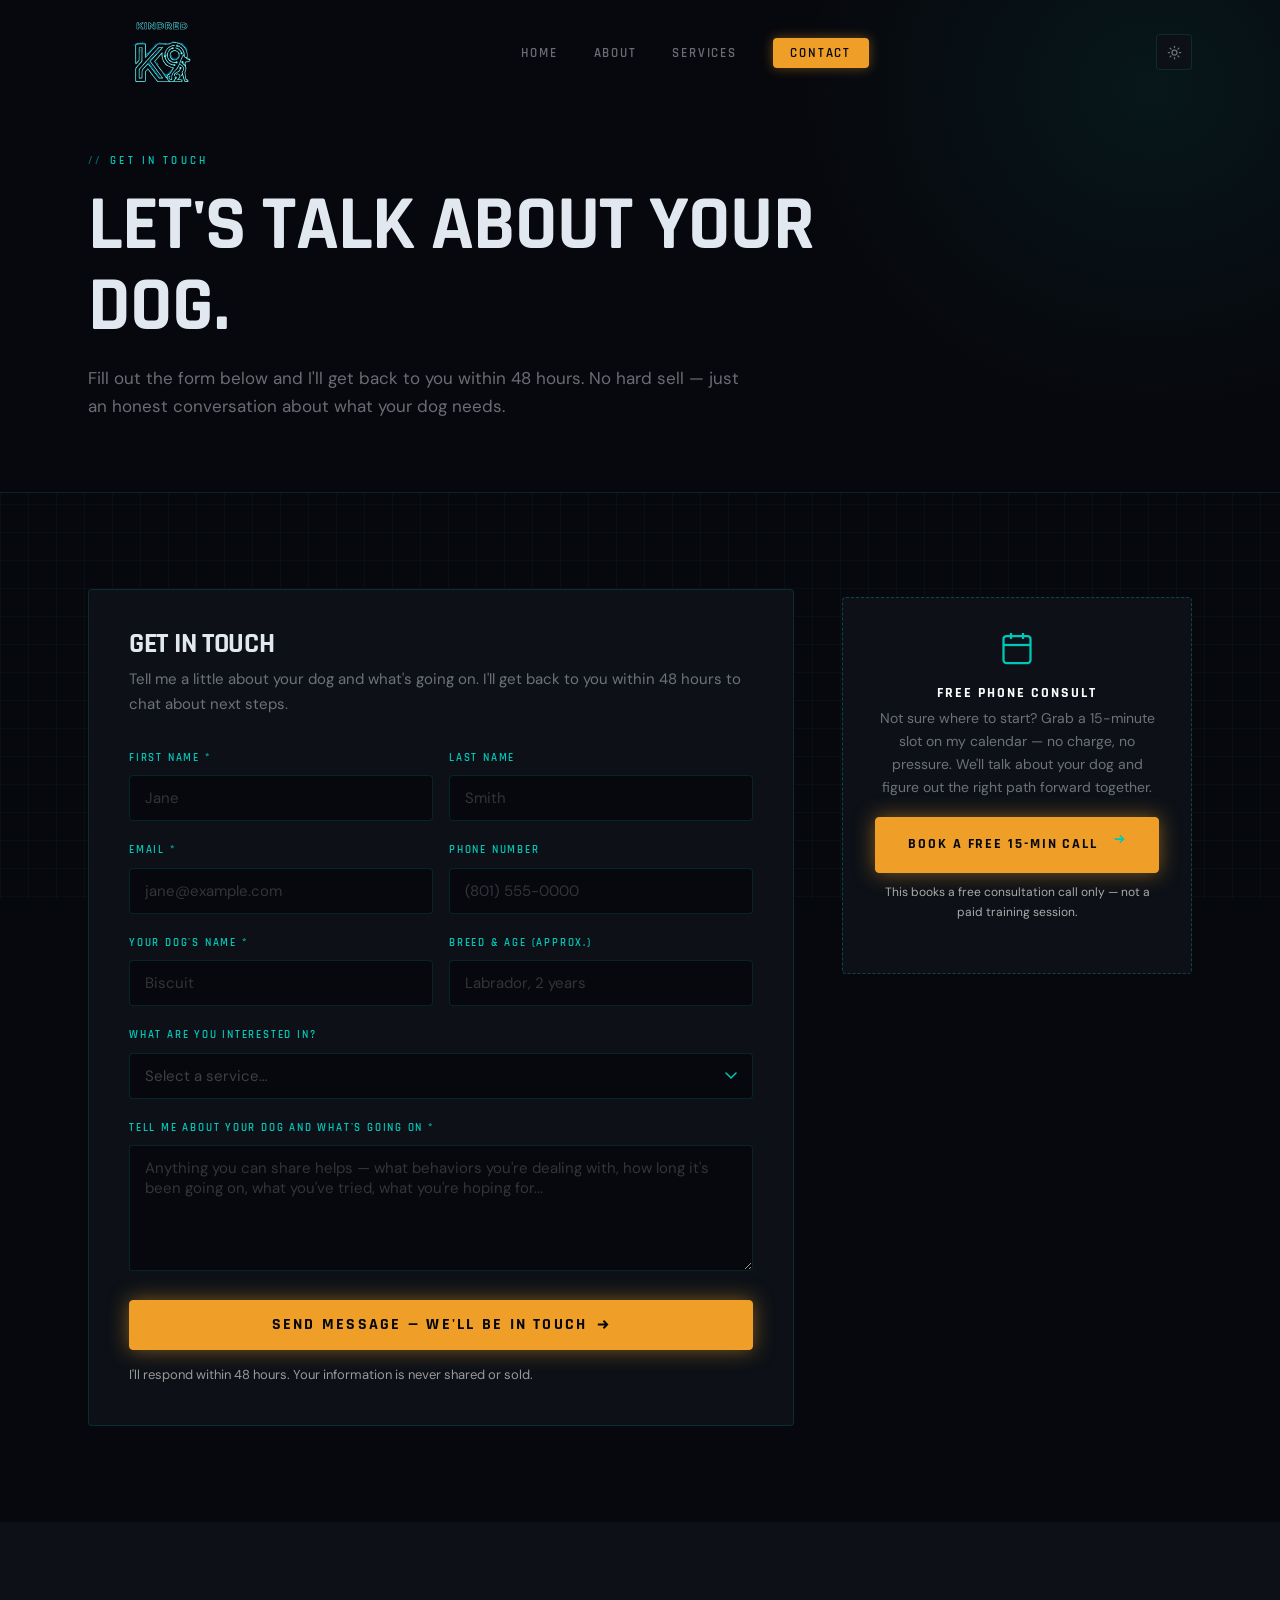
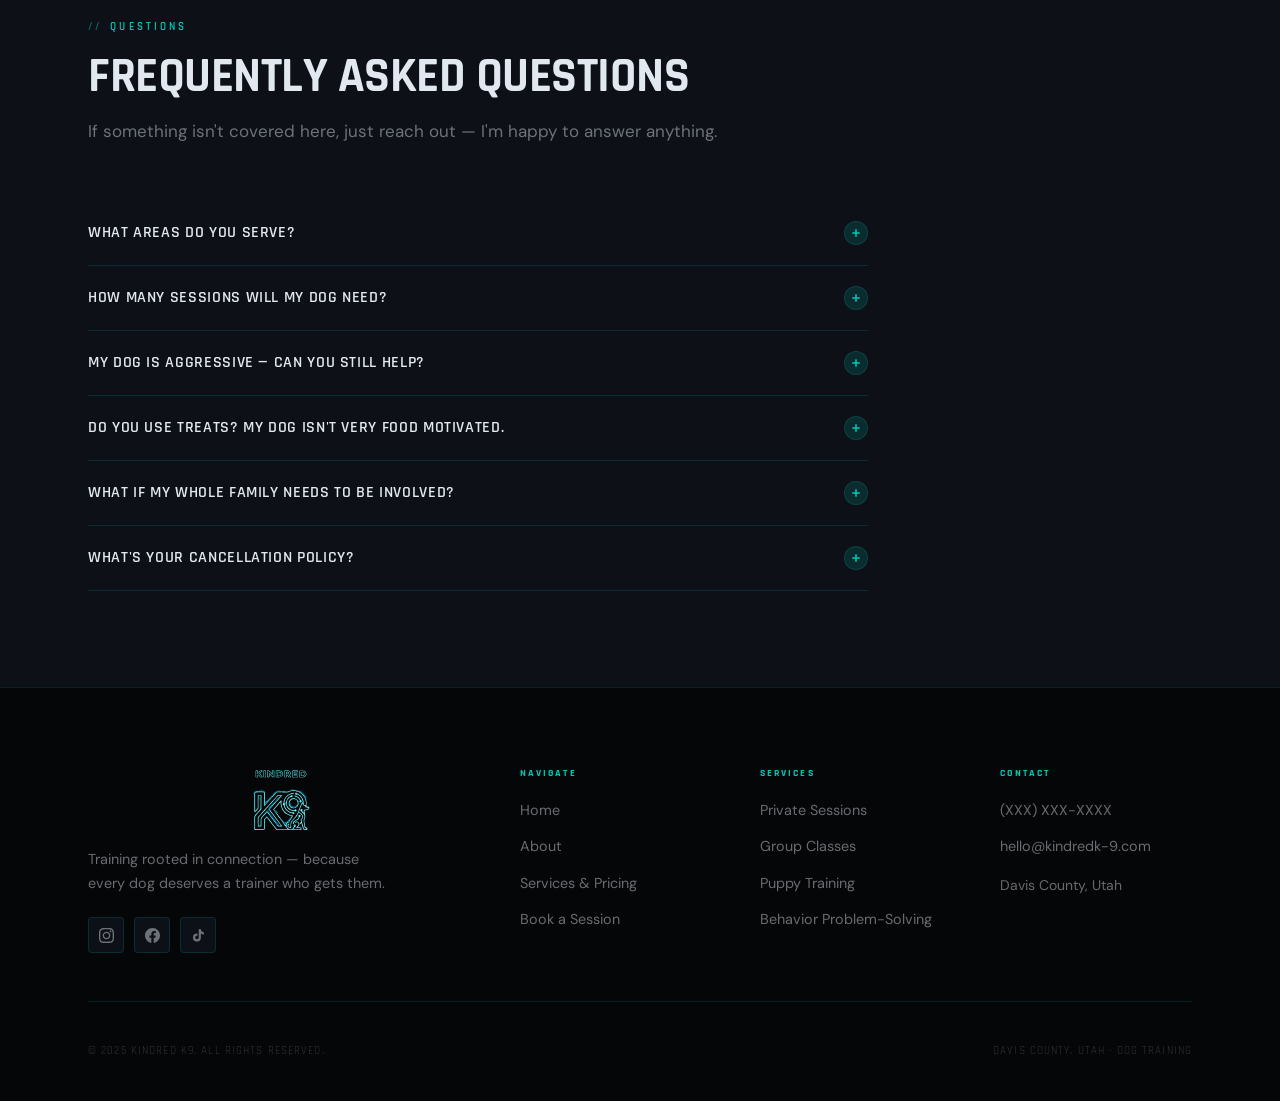
<file: contact.html>
<!DOCTYPE html>
<html lang="en">
<head>
  <meta charset="UTF-8">
  <meta name="viewport" content="width=device-width, initial-scale=1.0">
  <title>Book a Session | Kindred K9 Dog Training – Davis County, Utah</title>
  <meta name="description" content="Book a dog training session in Davis County, Utah. Contact Kindred K9 for private sessions, group classes, or a free phone consultation.">
  <link rel="canonical" href="https://kindredk-9.com/contact.html">

  <!-- Google Analytics placeholder -->
  <!-- <script async src="https://www.googletagmanager.com/gtag/js?id=G-XXXXXXXXXX"></script>
  <script>window.dataLayer=window.dataLayer||[];function gtag(){dataLayer.push(arguments);}gtag('js',new Date());gtag('config','G-XXXXXXXXXX');</script> -->

  <link rel="preconnect" href="https://fonts.googleapis.com">
  <link rel="preconnect" href="https://fonts.gstatic.com" crossorigin>
  <link href="https://fonts.googleapis.com/css2?family=Rajdhani:wght@400;500;600;700&family=DM+Sans:wght@300;400;500;600&display=swap" rel="stylesheet">
  <link rel="stylesheet" href="css/styles.css">
  <script src="js/theme.js"></script>
</head>
<body class="grid-bg">

  <!-- ── Navigation ─────────────────────────────── -->
  <nav class="site-nav" aria-label="Main navigation">
    <div class="nav-inner">
      <a href="index.html" class="nav-logo" aria-label="Kindred K9 home">
        <img src="img/kindred-text.svg" alt="KINDRED" class="nav-logo-text">
        <img src="img/kindred-logo.svg" alt="Kindred K9" class="nav-logo-mark">
      </a>
      <ul class="nav-links" role="list">
        <li><a href="index.html">Home</a></li>
        <li><a href="about.html">About</a></li>
        <li><a href="services.html">Services</a></li>
        <li><a href="contact.html" class="nav-cta">Contact</a></li>
      </ul>
      <div class="nav-actions">
        <button class="theme-toggle" aria-label="Switch to light mode">
          <svg class="icon-sun" xmlns="http://www.w3.org/2000/svg" viewBox="0 0 24 24" fill="none" stroke="currentColor" stroke-width="2" stroke-linecap="round" stroke-linejoin="round" aria-hidden="true">
            <circle cx="12" cy="12" r="4"/>
            <path d="M12 2v2M12 20v2M4.93 4.93l1.41 1.41M17.66 17.66l1.41 1.41M2 12h2M20 12h2M6.34 17.66l-1.41 1.41M19.07 4.93l-1.41 1.41"/>
          </svg>
          <svg class="icon-moon" xmlns="http://www.w3.org/2000/svg" viewBox="0 0 24 24" fill="none" stroke="currentColor" stroke-width="2" stroke-linecap="round" stroke-linejoin="round" aria-hidden="true">
            <path d="M21 12.79A9 9 0 1 1 11.21 3 7 7 0 0 0 21 12.79z"/>
          </svg>
        </button>
        <button class="nav-toggle" aria-label="Open menu" aria-expanded="false">
          <span></span><span></span><span></span>
        </button>
      </div>
    </div>
  </nav>

  <!-- ── Mobile Overlay ─────────────────────────── -->
  <div class="nav-overlay" role="dialog" aria-label="Navigation menu">
    <div class="nav-overlay-top">
      <a href="index.html" class="nav-logo">
        <img src="img/kindred-text.svg" alt="KINDRED" class="nav-logo-text">
        <img src="img/kindred-logo.svg" alt="Kindred K9" class="nav-logo-mark">
      </a>
      <button class="nav-overlay-close" aria-label="Close menu">&#x2715;</button>
    </div>
    <nav class="nav-overlay-links" aria-label="Mobile navigation">
      <a href="index.html">Home</a>
      <a href="about.html">About</a>
      <a href="services.html">Services</a>
    </nav>
    <div class="nav-overlay-cta">
      <a href="contact.html" class="btn btn-secondary btn-lg">Contact</a>
    </div>
  </div>

  <main>

    <!-- ── Page Hero ──────────────────────────────── -->
    <section class="page-hero">
      <div class="container">
        <span class="eyebrow">Get in Touch</span>
        <h1>Let's talk about your dog.</h1>
        <p>Fill out the form below and I'll get back to you within 48 hours. No hard sell — just an honest conversation about what your dog needs.</p>
      </div>
    </section>

    <!-- ── Contact Section ────────────────────────── -->
    <section class="section" aria-labelledby="contact-heading">
      <div class="container">
        <div class="contact-grid">

          <!-- Contact Form -->
          <div class="contact-form-card" data-animate>
            <h2 id="contact-heading">Get in touch</h2>
            <p class="form-intro">Tell me a little about your dog and what's going on. I'll get back to you within 48 hours to chat about next steps.</p>

            <form id="contact-form" action="https://formspree.io/f/xrerklkv" method="POST" novalidate>

              <div class="form-row">
                <div class="form-group">
                  <label for="first-name">First name <span style="color:var(--green)">*</span></label>
                  <input type="text" id="first-name" name="first_name" placeholder="Jane" required autocomplete="given-name">
                </div>
                <div class="form-group">
                  <label for="last-name">Last name</label>
                  <input type="text" id="last-name" name="last_name" placeholder="Smith" autocomplete="family-name">
                </div>
              </div>

              <div class="form-row">
                <div class="form-group">
                  <label for="email">Email <span style="color:var(--green)">*</span></label>
                  <input type="email" id="email" name="email" placeholder="jane@example.com" required autocomplete="email">
                </div>
                <div class="form-group">
                  <label for="phone">Phone number</label>
                  <input type="tel" id="phone" name="phone" placeholder="(801) 555-0000" autocomplete="tel">
                </div>
              </div>

              <div class="form-row">
                <div class="form-group">
                  <label for="dog-name">Your dog's name <span style="color:var(--green)">*</span></label>
                  <input type="text" id="dog-name" name="dog_name" placeholder="Biscuit" required>
                </div>
                <div class="form-group">
                  <label for="dog-breed">Breed &amp; age (approx.)</label>
                  <input type="text" id="dog-breed" name="dog_breed" placeholder="Labrador, 2 years">
                </div>
              </div>

              <div class="form-group">
                <label id="service-label">What are you interested in?</label>
                <div class="custom-select" id="service-select" role="combobox" aria-labelledby="service-label" aria-haspopup="listbox" aria-expanded="false">
                  <button type="button" class="custom-select-trigger" id="service-trigger">
                    <span class="custom-select-value placeholder">Select a service…</span>
                    <svg viewBox="0 0 12 8" width="12" height="8" fill="none" aria-hidden="true"><path d="M1 1l5 5 5-5" stroke="currentColor" stroke-width="1.5" stroke-linecap="round"/></svg>
                  </button>
                  <ul class="custom-select-dropdown" role="listbox" id="service-listbox" aria-labelledby="service-label">
                    <li class="custom-select-option" role="option" data-value="" aria-selected="true">Select a service…</li>
                    <li class="custom-select-option" role="option" data-value="private" aria-selected="false">Private 1-on-1 Sessions</li>
                    <li class="custom-select-option" role="option" data-value="group" aria-selected="false">Group Training Classes</li>
                    <li class="custom-select-option" role="option" data-value="puppy" aria-selected="false">Puppy Foundation Training</li>
                    <li class="custom-select-option" role="option" data-value="behavior" aria-selected="false">Behavioral Problem-Solving</li>
                    <li class="custom-select-option" role="option" data-value="consult" aria-selected="false">Free Phone Consult (not sure yet)</li>
                  </ul>
                  <input type="hidden" name="service" id="service" value="">
                </div>
                <div id="service-banner" class="service-banner" hidden>
                  <svg viewBox="0 0 24 24" fill="none" stroke="currentColor" stroke-width="2" aria-hidden="true"><path d="M9 12l2 2 4-4m6 2a9 9 0 11-18 0 9 9 0 0118 0z"/></svg>
                  <div>
                    <p class="service-banner-label">You're inquiring about:</p>
                    <p id="service-banner-name" class="service-banner-name"></p>
                  </div>
                </div>
              </div>

              <div class="form-group">
                <label for="message">Tell me about your dog and what's going on <span style="color:var(--green)">*</span></label>
                <textarea id="message" name="message" rows="5" placeholder="Anything you can share helps — what behaviors you're dealing with, how long it's been going on, what you've tried, what you're hoping for..." required></textarea>
              </div>

              <button type="submit" class="btn btn-primary form-submit">
                Send Message — we'll be in touch
                <svg viewBox="0 0 16 16" fill="none" stroke="currentColor" stroke-width="2" aria-hidden="true" style="width:15px;height:15px"><path d="M3 8h10M9 4l4 4-4 4"/></svg>
              </button>

              <p style="font-size:0.8125rem;color:#999;margin-top:0.875rem;max-width:none">
                I'll respond within 48 hours. Your information is never shared or sold.
              </p>
            </form>
          </div>

          <!-- Aside: info + Acuity + location -->
          <div class="contact-aside">

            <!-- Contact info -->
            <!-- Google Appointment Scheduling -->
            <div class="booking-placeholder" data-animate>
              <svg viewBox="0 0 24 24" fill="none" stroke="currentColor" stroke-width="1.5" aria-hidden="true">
                <rect x="3" y="4" width="18" height="18" rx="2" ry="2"/>
                <line x1="16" y1="2" x2="16" y2="6"/><line x1="8" y1="2" x2="8" y2="6"/>
                <line x1="3" y1="10" x2="21" y2="10"/>
              </svg>
              <h4>Free Phone Consult</h4>
              <p>Not sure where to start? Grab a 15-minute slot on my calendar — no charge, no pressure. We'll talk about your dog and figure out the right path forward together.</p>
              <a href="https://calendar.app.google/4kXq4UkgBXxMSehu8" target="_blank" rel="noopener" class="btn btn-primary" style="display:inline-flex">
                Book a Free 15-Min Call
                <svg viewBox="0 0 16 16" fill="none" stroke="currentColor" stroke-width="2" aria-hidden="true" style="width:14px;height:14px;margin-left:6px"><path d="M3 8h10M9 4l4 4-4 4"/></svg>
              </a>
              <p style="font-size:0.75rem;color:#aaa;margin-top:0.625rem;max-width:none">
                This books a free consultation call only — not a paid training session.
              </p>
            </div>

          </div>
        </div>
      </div>
    </section>

    <!-- ── FAQ ───────────────────────────────────── -->
    <section class="section section--tinted" aria-labelledby="faq-heading">
      <div class="container">
        <div class="section-header" data-animate>
          <span class="eyebrow">Questions</span>
          <h2 id="faq-heading">Frequently asked questions</h2>
          <p>If something isn't covered here, just reach out — I'm happy to answer anything.</p>
        </div>

        <div class="faq-list" data-animate>

          <div class="faq-item">
            <button class="faq-question">
              What areas do you serve?
              <span class="faq-icon" aria-hidden="true">
                <svg viewBox="0 0 16 16" fill="none" stroke="currentColor" stroke-width="2" style="width:12px;height:12px"><path d="M8 3v10M3 8h10"/></svg>
              </span>
            </button>
            <div class="faq-answer">
              <div class="faq-answer-inner">
                I primarily serve Davis County and surrounding communities. Reach out and we can figure out if travel is feasible for your area.
              </div>
            </div>
          </div>

          <div class="faq-item">
            <button class="faq-question">
              How many sessions will my dog need?
              <span class="faq-icon" aria-hidden="true">
                <svg viewBox="0 0 16 16" fill="none" stroke="currentColor" stroke-width="2" style="width:12px;height:12px"><path d="M8 3v10M3 8h10"/></svg>
              </span>
            </button>
            <div class="faq-answer">
              <div class="faq-answer-inner">
                It genuinely depends on your dog and your goals. Basic obedience for a motivated dog might take
                3–5 sessions. Behavioral work like reactivity or anxiety often takes 6–10. I'll give you an
                honest estimate after our first session — never a vague "it depends" without real guidance.
              </div>
            </div>
          </div>

          <div class="faq-item">
            <button class="faq-question">
              My dog is aggressive — can you still help?
              <span class="faq-icon" aria-hidden="true">
                <svg viewBox="0 0 16 16" fill="none" stroke="currentColor" stroke-width="2" style="width:12px;height:12px"><path d="M8 3v10M3 8h10"/></svg>
              </span>
            </button>
            <div class="faq-answer">
              <div class="faq-answer-inner">
                Possibly — it depends on the type and severity of the aggression. I handle many reactivity
                and mild aggression cases very successfully. If a case requires more specialist intervention
                (like a veterinary behaviorist), I'll be upfront about that and help you find the right
                resource. I'd rather be honest than waste your time and money.
              </div>
            </div>
          </div>

          <div class="faq-item">
            <button class="faq-question">
              Do you use treats? My dog isn't very food motivated.
              <span class="faq-icon" aria-hidden="true">
                <svg viewBox="0 0 16 16" fill="none" stroke="currentColor" stroke-width="2" style="width:12px;height:12px"><path d="M8 3v10M3 8h10"/></svg>
              </span>
            </button>
            <div class="faq-answer">
              <div class="faq-answer-inner">
                Treats are my primary reinforcer, but "not food motivated" usually means one of two things:
                the treats aren't valuable enough, or the dog is too stressed to eat. We troubleshoot this
                together. I also use play, toys, and praise — every dog has something they care about.
              </div>
            </div>
          </div>

          <div class="faq-item">
            <button class="faq-question">
              What if my whole family needs to be involved?
              <span class="faq-icon" aria-hidden="true">
                <svg viewBox="0 0 16 16" fill="none" stroke="currentColor" stroke-width="2" style="width:12px;height:12px"><path d="M8 3v10M3 8h10"/></svg>
              </span>
            </button>
            <div class="faq-answer">
              <div class="faq-answer-inner">
                That's actually ideal. Dogs learn from every person they interact with, so having the
                whole household on the same page makes a huge difference. I encourage family members
                to join sessions and I'll make sure everyone understands the approach.
              </div>
            </div>
          </div>

          <div class="faq-item">
            <button class="faq-question">
              What's your cancellation policy?
              <span class="faq-icon" aria-hidden="true">
                <svg viewBox="0 0 16 16" fill="none" stroke="currentColor" stroke-width="2" style="width:12px;height:12px"><path d="M8 3v10M3 8h10"/></svg>
              </span>
            </button>
            <div class="faq-answer">
              <div class="faq-answer-inner">
                I ask for 24-hour notice if you need to cancel or reschedule. Life with dogs (and kids)
                is unpredictable — I get it. If something comes up last minute, just let me know as
                soon as you can and we'll work it out.
              </div>
            </div>
          </div>

        </div>
      </div>
    </section>

  </main>

  <!-- ── Footer ─────────────────────────────────── -->
  <footer class="site-footer">
    <div class="container">
      <div class="footer-grid">
        <div class="footer-brand">
          <a href="index.html" class="nav-logo">
            <img src="img/kindred-text.svg" alt="KINDRED" class="nav-logo-text">
        <img src="img/kindred-logo.svg" alt="Kindred K9" class="nav-logo-mark">
          </a>
          <p>Training rooted in connection — because every dog deserves a trainer who gets them.</p>
          <div class="footer-social">
            <a href="https://instagram.com/kindredk9" target="_blank" rel="noopener" aria-label="Instagram">
              <svg viewBox="0 0 24 24" fill="currentColor" aria-hidden="true"><path d="M12 2.163c3.204 0 3.584.012 4.85.07 3.252.148 4.771 1.691 4.919 4.919.058 1.265.069 1.645.069 4.849 0 3.205-.012 3.584-.069 4.849-.149 3.225-1.664 4.771-4.919 4.919-1.266.058-1.644.07-4.85.07-3.204 0-3.584-.012-4.849-.07-3.26-.149-4.771-1.699-4.919-4.92-.058-1.265-.07-1.644-.07-4.849 0-3.204.013-3.583.07-4.849.149-3.227 1.664-4.771 4.919-4.919 1.266-.057 1.645-.069 4.849-.069zm0-2.163c-3.259 0-3.667.014-4.947.072-4.358.2-6.78 2.618-6.98 6.98-.059 1.281-.073 1.689-.073 4.948 0 3.259.014 3.668.072 4.948.2 4.358 2.618 6.78 6.98 6.98 1.281.058 1.689.072 4.948.072 3.259 0 3.668-.014 4.948-.072 4.354-.2 6.782-2.618 6.979-6.98.059-1.28.073-1.689.073-4.948 0-3.259-.014-3.667-.072-4.947-.196-4.354-2.617-6.78-6.979-6.98-1.281-.059-1.69-.073-4.949-.073zm0 5.838c-3.403 0-6.162 2.759-6.162 6.162s2.759 6.163 6.162 6.163 6.162-2.759 6.162-6.163c0-3.403-2.759-6.162-6.162-6.162zm0 10.162c-2.209 0-4-1.79-4-4 0-2.209 1.791-4 4-4s4 1.791 4 4c0 2.21-1.791 4-4 4zm6.406-11.845c-.796 0-1.441.645-1.441 1.44s.645 1.44 1.441 1.44c.795 0 1.439-.645 1.439-1.44s-.644-1.44-1.439-1.44z"/></svg>
            </a>
            <a href="https://facebook.com/kindredk9" target="_blank" rel="noopener" aria-label="Facebook">
              <svg viewBox="0 0 24 24" fill="currentColor" aria-hidden="true"><path d="M24 12.073c0-6.627-5.373-12-12-12s-12 5.373-12 12c0 5.99 4.388 10.954 10.125 11.854v-8.385H7.078v-3.47h3.047V9.43c0-3.007 1.792-4.669 4.533-4.669 1.312 0 2.686.235 2.686.235v2.953H15.83c-1.491 0-1.956.925-1.956 1.874v2.25h3.328l-.532 3.47h-2.796v8.385C19.612 23.027 24 18.062 24 12.073z"/></svg>
            </a>
            <a href="https://tiktok.com/@kindredk9" target="_blank" rel="noopener" aria-label="TikTok">
              <svg viewBox="0 0 24 24" fill="currentColor" aria-hidden="true"><path d="M19.59 6.69a4.83 4.83 0 01-3.77-4.25V2h-3.45v13.67a2.89 2.89 0 01-2.88 2.5 2.89 2.89 0 01-2.89-2.89 2.89 2.89 0 012.89-2.89c.28 0 .54.04.79.1V9.01a6.33 6.33 0 00-.79-.05 6.34 6.34 0 00-6.34 6.34 6.34 6.34 0 006.34 6.34 6.34 6.34 0 006.33-6.34V8.69a8.27 8.27 0 004.84 1.56V6.79a4.85 4.85 0 01-1.07-.1z"/></svg>
            </a>
          </div>
        </div>
        <div class="footer-col">
          <h4>Navigate</h4>
          <ul>
            <li><a href="index.html">Home</a></li>
            <li><a href="about.html">About</a></li>
            <li><a href="services.html">Services &amp; Pricing</a></li>
            <li><a href="contact.html">Book a Session</a></li>
          </ul>
        </div>
        <div class="footer-col">
          <h4>Services</h4>
          <ul>
            <li><a href="services.html">Private Sessions</a></li>
            <li><a href="services.html">Group Classes</a></li>
            <li><a href="services.html">Puppy Training</a></li>
            <li><a href="services.html">Behavior Problem-Solving</a></li>
          </ul>
        </div>
        <div class="footer-col">
          <h4>Contact</h4>
          <ul>
            <li><a href="tel:+1XXXXXXXXXX">(XXX) XXX-XXXX</a></li>
            <li><a href="mailto:hello@kindredk-9.com">hello@kindredk-9.com</a></li>
            <li style="color:rgba(255,255,255,0.4); font-size:0.875rem; padding-top:0.25rem">Davis County, Utah</li>
          </ul>
        </div>
      </div>
      <div class="footer-bottom">
        <p>&copy; 2025 Kindred K9. All rights reserved.</p>
        <p>Davis County, Utah · Dog Training</p>
      </div>
    </div>
  </footer>

  <script src="js/main.js"></script>
  <script>
    (function () {
      var wrapper  = document.getElementById('service-select');
      var trigger  = document.getElementById('service-trigger');
      var listbox  = document.getElementById('service-listbox');
      var display  = trigger.querySelector('.custom-select-value');
      var hidden   = document.getElementById('service');
      var options  = Array.from(listbox.querySelectorAll('.custom-select-option'));
      var banner   = document.getElementById('service-banner');
      var nameEl   = document.getElementById('service-banner-name');

      var labels = {
        private:  'Private 1-on-1 Sessions',
        group:    'Group Training Classes',
        puppy:    'Puppy Foundation Training',
        behavior: 'Behavioral Problem-Solving',
        consult:  'Free Phone Consult'
      };

      function open()  { wrapper.classList.add('is-open');    trigger.setAttribute('aria-expanded','true'); }
      function close() { wrapper.classList.remove('is-open'); trigger.setAttribute('aria-expanded','false'); }

      function pick(value, label) {
        hidden.value = value;
        display.textContent = label;
        display.classList.toggle('placeholder', !value);
        options.forEach(function(o){ o.setAttribute('aria-selected', o.dataset.value===value ? 'true':'false'); });
        close();
        if (banner && nameEl) {
          if (labels[value]) { nameEl.textContent = labels[value]; banner.removeAttribute('hidden'); }
          else { banner.setAttribute('hidden',''); }
        }
      }

      trigger.addEventListener('click', function(){ wrapper.classList.contains('is-open') ? close() : open(); });

      options.forEach(function(opt){
        opt.addEventListener('click', function(){ pick(opt.dataset.value, opt.textContent.trim()); });
      });

      document.addEventListener('click', function(e){ if (!wrapper.contains(e.target)) close(); });

      var param = new URLSearchParams(window.location.search).get('service');
      if (param) {
        var match = options.find(function(o){ return o.dataset.value === param; });
        if (match) pick(param, match.textContent.trim());
      }
    })();
  </script>
</body>
</html>
</file>
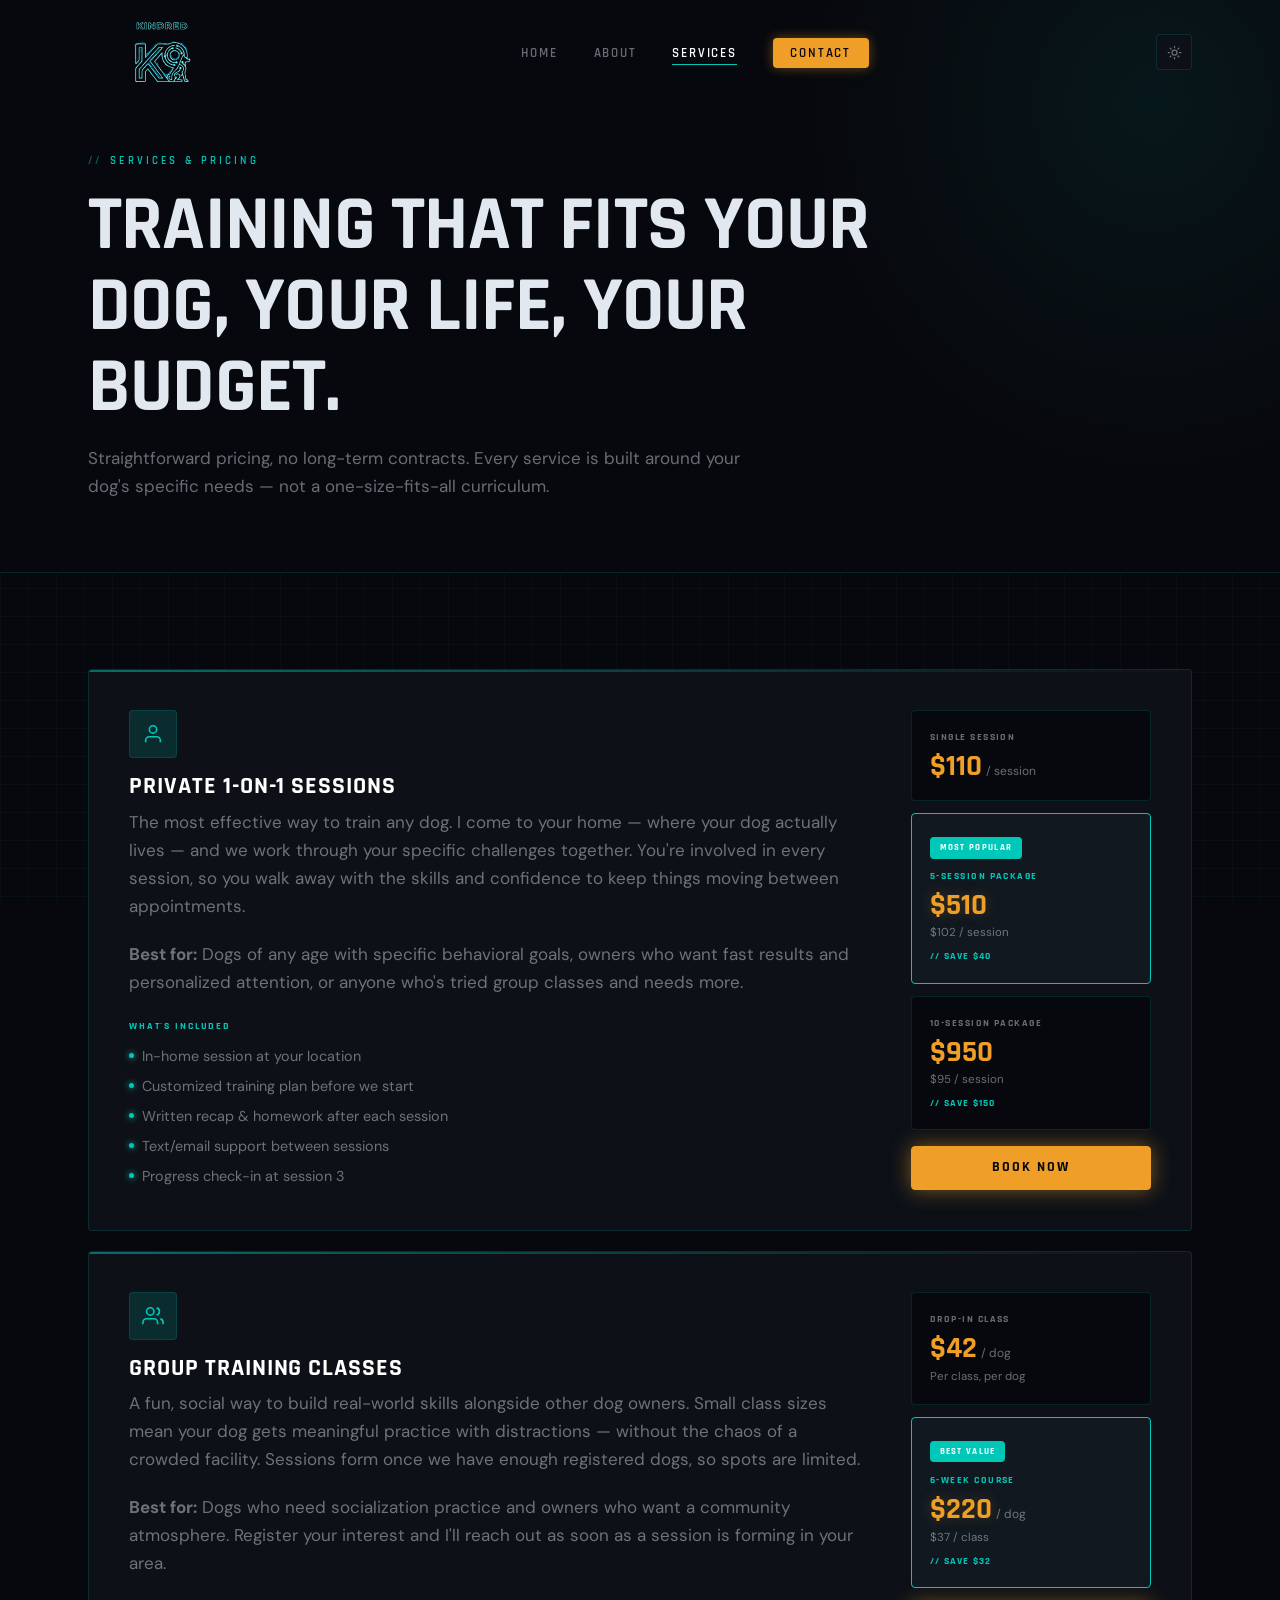
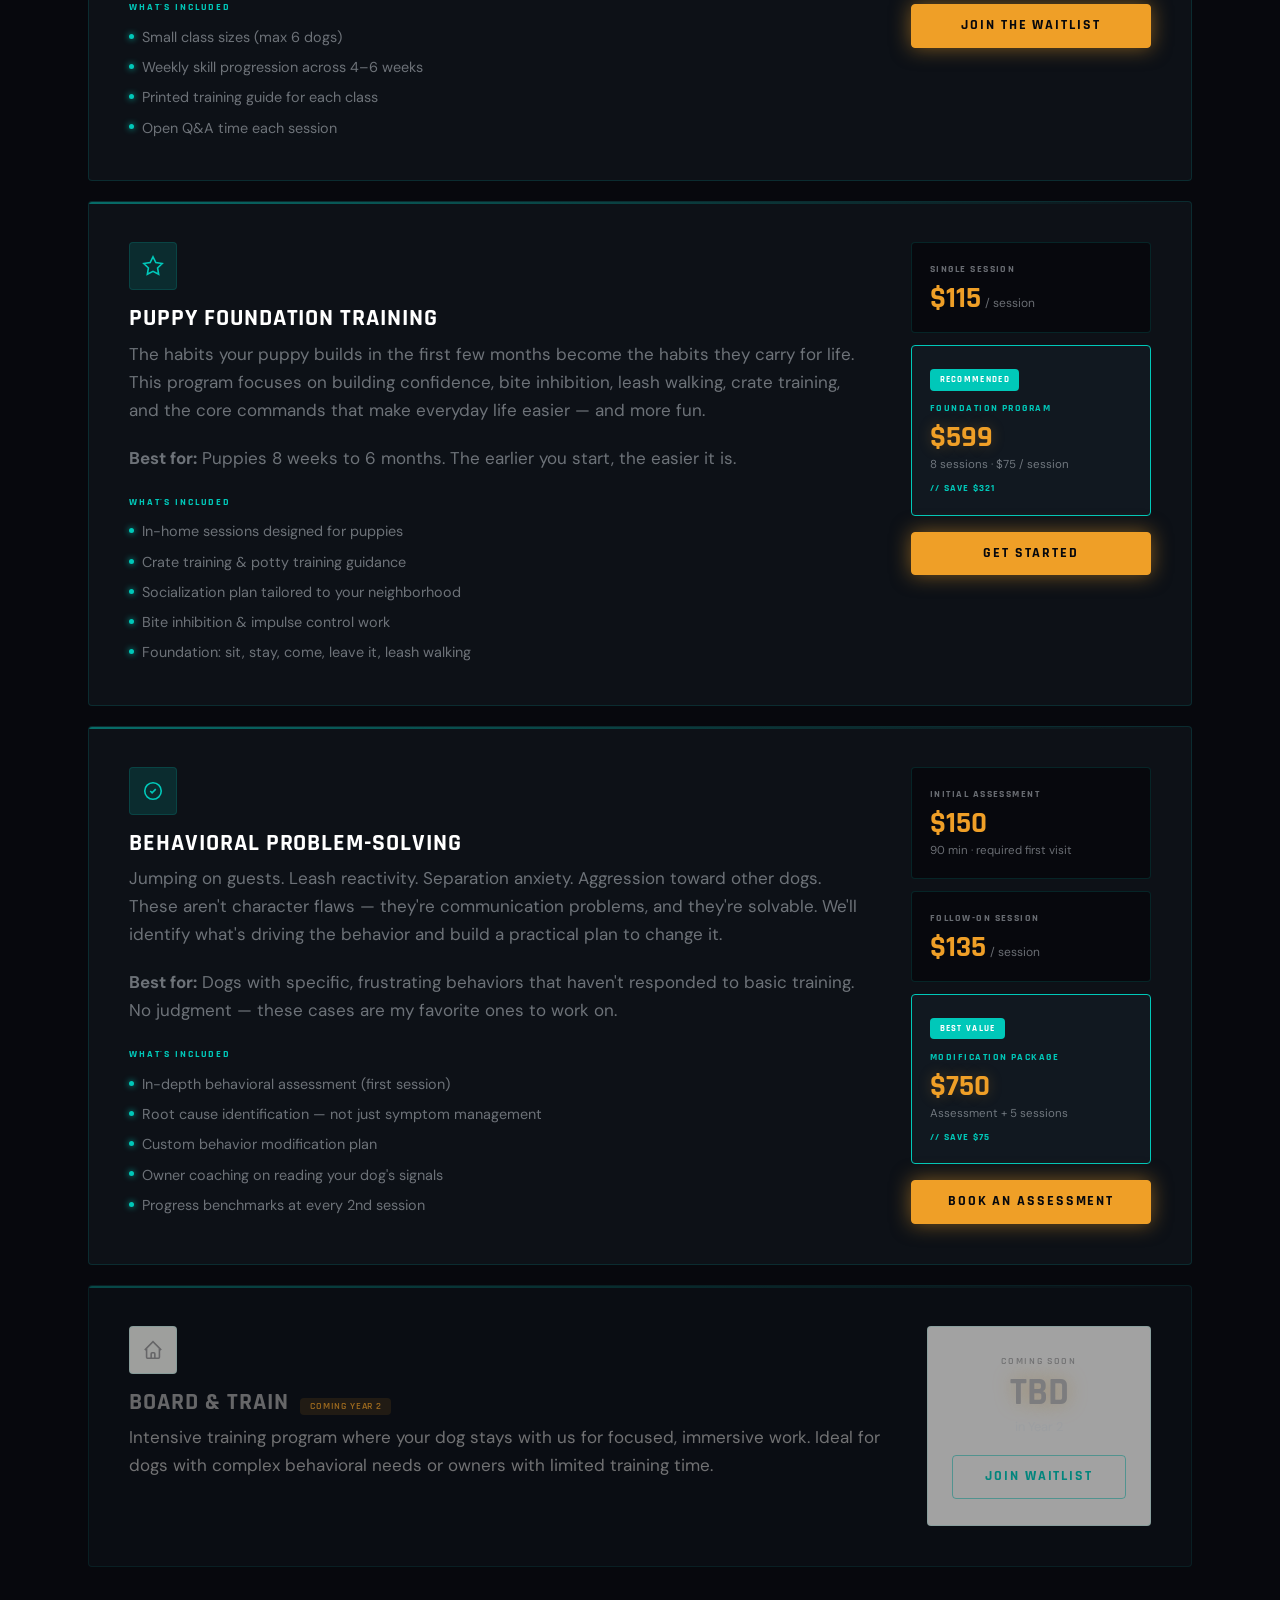
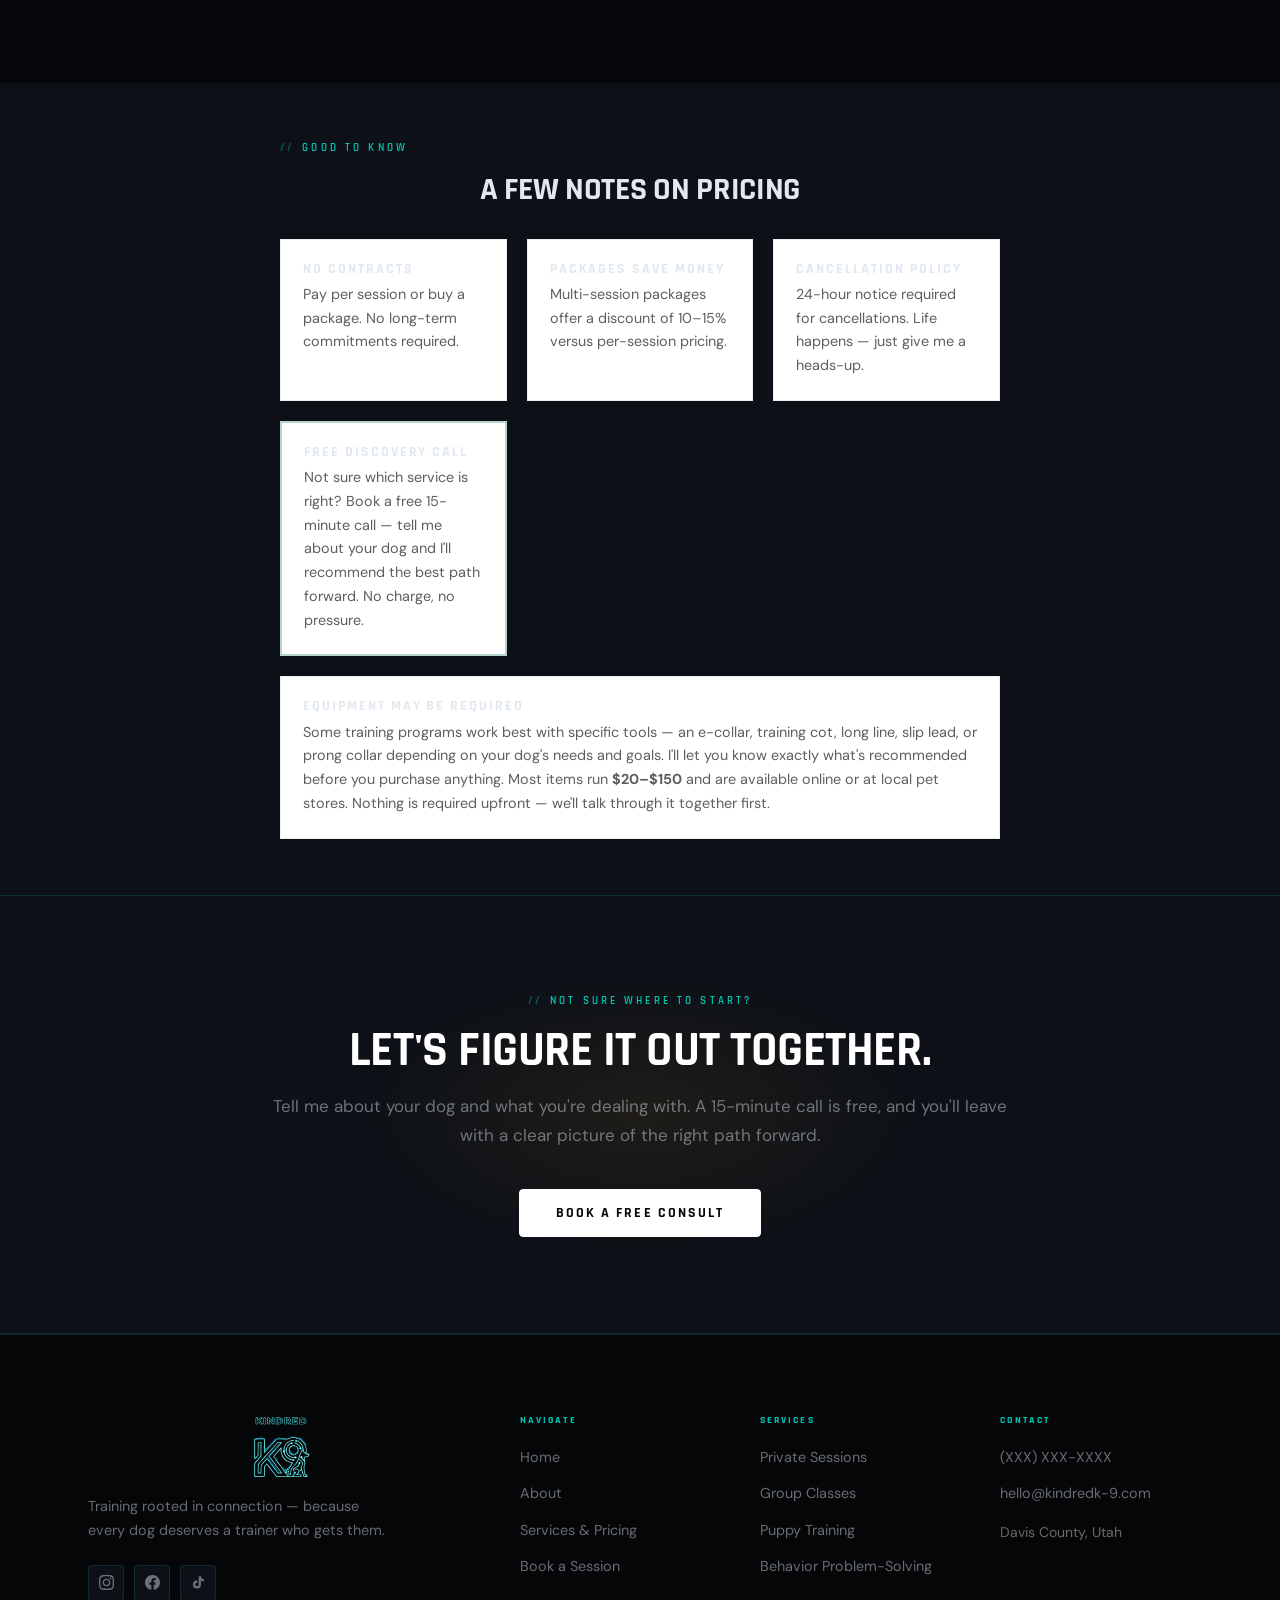
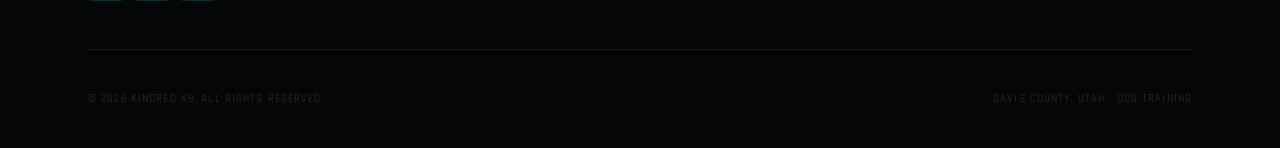
<file: services.html>
<!DOCTYPE html>
<html lang="en">
<head>
  <meta charset="UTF-8">
  <meta name="viewport" content="width=device-width, initial-scale=1.0">
  <title>Services &amp; Pricing | Kindred K9 Dog Training – Davis County, Utah</title>
  <meta name="description" content="Private dog training sessions, group classes, puppy foundation training, and behavioral problem-solving in Davis County, Utah. Transparent pricing, no contracts.">
  <link rel="canonical" href="https://kindredk-9.com/services.html">

  <!-- Google Analytics placeholder -->
  <!-- <script async src="https://www.googletagmanager.com/gtag/js?id=G-XXXXXXXXXX"></script>
  <script>window.dataLayer=window.dataLayer||[];function gtag(){dataLayer.push(arguments);}gtag('js',new Date());gtag('config','G-XXXXXXXXXX');</script> -->

  <link rel="preconnect" href="https://fonts.googleapis.com">
  <link rel="preconnect" href="https://fonts.gstatic.com" crossorigin>
  <link href="https://fonts.googleapis.com/css2?family=Rajdhani:wght@400;500;600;700&family=DM+Sans:wght@300;400;500;600&display=swap" rel="stylesheet">
  <link rel="stylesheet" href="css/styles.css">
  <script src="js/theme.js"></script>
</head>
<body class="grid-bg">

  <!-- ── Navigation ─────────────────────────────── -->
  <nav class="site-nav" aria-label="Main navigation">
    <div class="nav-inner">
      <a href="index.html" class="nav-logo" aria-label="Kindred K9 home">
        <img src="img/kindred-text.svg" alt="KINDRED" class="nav-logo-text">
        <img src="img/kindred-logo.svg" alt="Kindred K9" class="nav-logo-mark">
      </a>
      <ul class="nav-links" role="list">
        <li><a href="index.html">Home</a></li>
        <li><a href="about.html">About</a></li>
        <li><a href="services.html">Services</a></li>
        <li><a href="contact.html" class="nav-cta">Contact</a></li>
      </ul>
      <div class="nav-actions">
        <button class="theme-toggle" aria-label="Switch to light mode">
          <svg class="icon-sun" xmlns="http://www.w3.org/2000/svg" viewBox="0 0 24 24" fill="none" stroke="currentColor" stroke-width="2" stroke-linecap="round" stroke-linejoin="round" aria-hidden="true">
            <circle cx="12" cy="12" r="4"/>
            <path d="M12 2v2M12 20v2M4.93 4.93l1.41 1.41M17.66 17.66l1.41 1.41M2 12h2M20 12h2M6.34 17.66l-1.41 1.41M19.07 4.93l-1.41 1.41"/>
          </svg>
          <svg class="icon-moon" xmlns="http://www.w3.org/2000/svg" viewBox="0 0 24 24" fill="none" stroke="currentColor" stroke-width="2" stroke-linecap="round" stroke-linejoin="round" aria-hidden="true">
            <path d="M21 12.79A9 9 0 1 1 11.21 3 7 7 0 0 0 21 12.79z"/>
          </svg>
        </button>
        <button class="nav-toggle" aria-label="Open menu" aria-expanded="false">
          <span></span><span></span><span></span>
        </button>
      </div>
    </div>
  </nav>

  <!-- ── Mobile Overlay ─────────────────────────── -->
  <div class="nav-overlay" role="dialog" aria-modal="true" aria-label="Navigation menu">
    <div class="nav-overlay-top">
      <a href="index.html" class="nav-logo">
        <img src="img/kindred-text.svg" alt="KINDRED" class="nav-logo-text">
        <img src="img/kindred-logo.svg" alt="Kindred K9" class="nav-logo-mark">
      </a>
      <button class="nav-overlay-close" aria-label="Close menu">&#x2715;</button>
    </div>
    <nav class="nav-overlay-links" aria-label="Mobile navigation">
      <a href="index.html">Home</a>
      <a href="about.html">About</a>
      <a href="services.html">Services</a>
    </nav>
    <div class="nav-overlay-cta">
      <a href="contact.html" class="btn btn-secondary btn-lg">Contact</a>
    </div>
  </div>

  <main>

    <!-- ── Page Hero ──────────────────────────────── -->
    <section class="page-hero">
      <div class="container">
        <span class="eyebrow">Services &amp; Pricing</span>
        <h1>Training that fits your dog, your life, your budget.</h1>
        <p>Straightforward pricing, no long-term contracts. Every service is built around your dog's specific needs — not a one-size-fits-all curriculum.</p>
      </div>
    </section>

    <!-- ── Services List ──────────────────────────── -->
    <section class="section" aria-labelledby="services-list-heading">
      <div class="container">
        <h2 class="sr-only" id="services-list-heading">All Services</h2>

        <!-- Private Sessions -->
        <div class="service-full" data-animate id="private">
          <div>
            <div class="service-icon">
              <svg viewBox="0 0 24 24" fill="none" stroke="currentColor" stroke-width="1.75" aria-hidden="true">
                <path d="M20 21v-2a4 4 0 00-4-4H8a4 4 0 00-4 4v2"/><circle cx="12" cy="7" r="4"/>
              </svg>
            </div>
            <h3>Private 1-on-1 Sessions</h3>
            <p class="desc">
              The most effective way to train any dog. I come to your home — where your dog actually lives —
              and we work through your specific challenges together. You're involved in every session,
              so you walk away with the skills and confidence to keep things moving between appointments.
            </p>
            <p class="desc" style="margin-top:0.75rem">
              <strong>Best for:</strong> Dogs of any age with specific behavioral goals, owners who want
              fast results and personalized attention, or anyone who's tried group classes and needs more.
            </p>
            <div class="service-includes" style="margin-top:1.375rem">
              <p class="includes-label">What's included</p>
              <ul class="includes-list">
                <li>In-home session at your location</li>
                <li>Customized training plan before we start</li>
                <li>Written recap &amp; homework after each session</li>
                <li>Text/email support between sessions</li>
                <li>Progress check-in at session 3</li>
              </ul>
            </div>
          </div>
          <div>
            <div class="pkg-tiers">
              <div class="pkg-tier">
                <p class="pkg-tier-name">Single Session</p>
                <div class="pkg-tier-price">
                  <span class="pkg-tier-amount">$110</span>
                  <span class="pkg-tier-unit">/ session</span>
                </div>
              </div>
              <div class="pkg-tier pkg-tier--featured">
                <p class="pkg-badge">Most Popular</p>
                <p class="pkg-tier-name">5-Session Package</p>
                <div class="pkg-tier-price">
                  <span class="pkg-tier-amount">$510</span>
                </div>
                <p class="pkg-breakdown">$102 / session</p>
                <p class="pkg-save">// Save $40</p>
              </div>
              <div class="pkg-tier">
                <p class="pkg-tier-name">10-Session Package</p>
                <div class="pkg-tier-price">
                  <span class="pkg-tier-amount">$950</span>
                </div>
                <p class="pkg-breakdown">$95 / session</p>
                <p class="pkg-save">// Save $150</p>
              </div>
              <a href="contact.html?service=private" class="btn btn-primary pkg-cta" style="width:100%;justify-content:center">Book Now</a>
            </div>
          </div>
        </div>

        <!-- Group Classes -->
        <div class="service-full" data-animate id="group">
          <div>
            <div class="service-icon">
              <svg viewBox="0 0 24 24" fill="none" stroke="currentColor" stroke-width="1.75" aria-hidden="true">
                <path d="M17 21v-2a4 4 0 00-4-4H5a4 4 0 00-4 4v2"/><circle cx="9" cy="7" r="4"/>
                <path d="M23 21v-2a4 4 0 00-3-3.87M16 3.13a4 4 0 010 7.75"/>
              </svg>
            </div>
            <h3>Group Training Classes</h3>
            <p class="desc">
              A fun, social way to build real-world skills alongside other dog owners. Small class sizes mean
              your dog gets meaningful practice with distractions — without the chaos of a crowded facility.
              Sessions form once we have enough registered dogs, so spots are limited.
            </p>
            <p class="desc" style="margin-top:0.75rem">
              <strong>Best for:</strong> Dogs who need socialization practice and owners who want a community
              atmosphere. Register your interest and I'll reach out as soon as a session is forming in your area.
            </p>
            <div class="service-includes" style="margin-top:1.375rem">
              <p class="includes-label">What's included</p>
              <ul class="includes-list">
                <li>Small class sizes (max 6 dogs)</li>
                <li>Weekly skill progression across 4–6 weeks</li>
                <li>Printed training guide for each class</li>
                <li>Open Q&amp;A time each session</li>
              </ul>
            </div>
          </div>
          <div>
            <div class="pkg-tiers">
              <div class="pkg-tier">
                <p class="pkg-tier-name">Drop-In Class</p>
                <div class="pkg-tier-price">
                  <span class="pkg-tier-amount">$42</span>
                  <span class="pkg-tier-unit">/ dog</span>
                </div>
                <p class="pkg-breakdown">Per class, per dog</p>
              </div>
              <div class="pkg-tier pkg-tier--featured">
                <p class="pkg-badge">Best Value</p>
                <p class="pkg-tier-name">6-Week Course</p>
                <div class="pkg-tier-price">
                  <span class="pkg-tier-amount">$220</span>
                  <span class="pkg-tier-unit">/ dog</span>
                </div>
                <p class="pkg-breakdown">$37 / class</p>
                <p class="pkg-save">// Save $32</p>
              </div>
              <a href="contact.html?service=group" class="btn btn-primary pkg-cta" style="width:100%;justify-content:center">Join the Waitlist</a>
            </div>
          </div>
        </div>

        <!-- Puppy Training -->
        <div class="service-full" data-animate id="puppy">
          <div>
            <div class="service-icon">
              <svg viewBox="0 0 24 24" fill="none" stroke="currentColor" stroke-width="1.75" aria-hidden="true">
                <path d="M12 2l3.09 6.26L22 9.27l-5 4.87 1.18 6.88L12 17.77l-6.18 3.25L7 14.14 2 9.27l6.91-1.01z"/>
              </svg>
            </div>
            <h3>Puppy Foundation Training</h3>
            <p class="desc">
              The habits your puppy builds in the first few months become the habits they carry for life.
              This program focuses on building confidence, bite inhibition, leash walking, crate training,
              and the core commands that make everyday life easier — and more fun.
            </p>
            <p class="desc" style="margin-top:0.75rem">
              <strong>Best for:</strong> Puppies 8 weeks to 6 months. The earlier you start, the easier it is.
            </p>
            <div class="service-includes" style="margin-top:1.375rem">
              <p class="includes-label">What's included</p>
              <ul class="includes-list">
                <li>In-home sessions designed for puppies</li>
                <li>Crate training &amp; potty training guidance</li>
                <li>Socialization plan tailored to your neighborhood</li>
                <li>Bite inhibition &amp; impulse control work</li>
                <li>Foundation: sit, stay, come, leave it, leash walking</li>
              </ul>
            </div>
          </div>
          <div>
            <div class="pkg-tiers">
              <div class="pkg-tier">
                <p class="pkg-tier-name">Single Session</p>
                <div class="pkg-tier-price">
                  <span class="pkg-tier-amount">$115</span>
                  <span class="pkg-tier-unit">/ session</span>
                </div>
              </div>
              <div class="pkg-tier pkg-tier--featured">
                <p class="pkg-badge">Recommended</p>
                <p class="pkg-tier-name">Foundation Program</p>
                <div class="pkg-tier-price">
                  <span class="pkg-tier-amount">$599</span>
                </div>
                <p class="pkg-breakdown">8 sessions · $75 / session</p>
                <p class="pkg-save">// Save $321</p>
              </div>
              <a href="contact.html?service=puppy" class="btn btn-primary pkg-cta" style="width:100%;justify-content:center">Get Started</a>
            </div>
          </div>
        </div>

        <!-- Behavior Problem-Solving -->
        <div class="service-full" data-animate id="behavior">
          <div>
            <div class="service-icon">
              <svg viewBox="0 0 24 24" fill="none" stroke="currentColor" stroke-width="1.75" aria-hidden="true">
                <path d="M9 12l2 2 4-4m6 2a9 9 0 11-18 0 9 9 0 0118 0z"/>
              </svg>
            </div>
            <h3>Behavioral Problem-Solving</h3>
            <p class="desc">
              Jumping on guests. Leash reactivity. Separation anxiety. Aggression toward other dogs.
              These aren't character flaws — they're communication problems, and they're solvable.
              We'll identify what's driving the behavior and build a practical plan to change it.
            </p>
            <p class="desc" style="margin-top:0.75rem">
              <strong>Best for:</strong> Dogs with specific, frustrating behaviors that haven't responded
              to basic training. No judgment — these cases are my favorite ones to work on.
            </p>
            <div class="service-includes" style="margin-top:1.375rem">
              <p class="includes-label">What's included</p>
              <ul class="includes-list">
                <li>In-depth behavioral assessment (first session)</li>
                <li>Root cause identification — not just symptom management</li>
                <li>Custom behavior modification plan</li>
                <li>Owner coaching on reading your dog's signals</li>
                <li>Progress benchmarks at every 2nd session</li>
              </ul>
            </div>
          </div>
          <div>
            <div class="pkg-tiers">
              <div class="pkg-tier">
                <p class="pkg-tier-name">Initial Assessment</p>
                <div class="pkg-tier-price">
                  <span class="pkg-tier-amount">$150</span>
                </div>
                <p class="pkg-breakdown">90 min · required first visit</p>
              </div>
              <div class="pkg-tier">
                <p class="pkg-tier-name">Follow-On Session</p>
                <div class="pkg-tier-price">
                  <span class="pkg-tier-amount">$135</span>
                  <span class="pkg-tier-unit">/ session</span>
                </div>
              </div>
              <div class="pkg-tier pkg-tier--featured">
                <p class="pkg-badge">Best Value</p>
                <p class="pkg-tier-name">Modification Package</p>
                <div class="pkg-tier-price">
                  <span class="pkg-tier-amount">$750</span>
                </div>
                <p class="pkg-breakdown">Assessment + 5 sessions</p>
                <p class="pkg-save">// Save $75</p>
              </div>
              <a href="contact.html?service=behavior" class="btn btn-primary pkg-cta" style="width:100%;justify-content:center">Book an Assessment</a>
            </div>
          </div>
        </div>

        <!-- Board & Train (coming soon) -->
        <div class="service-full" style="opacity:0.65; pointer-events:none" aria-hidden="true">
          <div>
            <div class="service-icon" style="background:#f0f0eb">
              <svg viewBox="0 0 24 24" fill="none" stroke="#999" stroke-width="1.75" aria-hidden="true">
                <path d="M3 12l2-2m0 0l7-7 7 7M5 10v10a1 1 0 001 1h3m10-11l2 2m-2-2v10a1 1 0 01-1 1h-3m-6 0a1 1 0 001-1v-4a1 1 0 011-1h2a1 1 0 011 1v4a1 1 0 001 1m-6 0h6"/>
              </svg>
            </div>
            <h3 style="color:#999">Board &amp; Train <span class="service-badge">Coming Year 2</span></h3>
            <p class="desc" style="color:#aaa">
              Intensive training program where your dog stays with us for focused, immersive work.
              Ideal for dogs with complex behavioral needs or owners with limited training time.
            </p>
          </div>
          <div>
            <div class="pricing-box" style="background:#f5f5f2">
              <p class="from" style="color:#aaa">Coming Soon</p>
              <p class="price" style="color:#bbb">TBD</p>
              <p class="per">in Year 2</p>
              <a href="contact.html" class="btn btn-secondary" style="width:100%;justify-content:center;pointer-events:all;opacity:1" aria-label="Join waitlist for Board and Train">Join Waitlist</a>
            </div>
          </div>
        </div>

      </div>
    </section>

    <!-- ── Pricing Notes ───────────────────────────── -->
    <section class="section section--tight section--tinted">
      <div class="container">
        <div style="max-width:720px;margin:0 auto;text-align:center" data-animate>
          <span class="eyebrow">Good to know</span>
          <h2 style="font-size:clamp(1.5rem,3vw,2rem);margin-bottom:1rem">A few notes on pricing</h2>
          <div style="display:grid;grid-template-columns:repeat(auto-fill,minmax(200px,1fr));gap:1.25rem;margin-top:2rem;text-align:left">
            <div style="background:white;border-radius:var(--radius-md);padding:1.375rem;border:1px solid rgba(15,110,86,0.1)">
              <h4 style="margin-bottom:0.4rem;color:var(--green)">No contracts</h4>
              <p style="font-size:0.9rem;color:#5e5e5b;max-width:none;margin:0">Pay per session or buy a package. No long-term commitments required.</p>
            </div>
            <div style="background:white;border-radius:var(--radius-md);padding:1.375rem;border:1px solid rgba(15,110,86,0.1)">
              <h4 style="margin-bottom:0.4rem;color:var(--green)">Packages save money</h4>
              <p style="font-size:0.9rem;color:#5e5e5b;max-width:none;margin:0">Multi-session packages offer a discount of 10–15% versus per-session pricing.</p>
            </div>
            <div style="background:white;border-radius:var(--radius-md);padding:1.375rem;border:1px solid rgba(15,110,86,0.1)">
              <h4 style="margin-bottom:0.4rem;color:var(--green)">Cancellation policy</h4>
              <p style="font-size:0.9rem;color:#5e5e5b;max-width:none;margin:0">24-hour notice required for cancellations. Life happens — just give me a heads-up.</p>
            </div>
            <div style="background:white;border-radius:var(--radius-md);padding:1.375rem;border:2px solid rgba(15,110,86,0.3)">
              <h4 style="margin-bottom:0.4rem;color:var(--green)">Free discovery call</h4>
              <p style="font-size:0.9rem;color:#5e5e5b;max-width:none;margin:0">Not sure which service is right? Book a free 15-minute call — tell me about your dog and I'll recommend the best path forward. No charge, no pressure.</p>
            </div>
            <div style="background:white;border-radius:var(--radius-md);padding:1.375rem;border:1px solid rgba(15,110,86,0.1);grid-column:1/-1">
              <h4 style="margin-bottom:0.4rem;color:var(--green)">Equipment may be required</h4>
              <p style="font-size:0.9rem;color:#5e5e5b;max-width:none;margin:0">Some training programs work best with specific tools — an e-collar, training cot, long line, slip lead, or prong collar depending on your dog's needs and goals. I'll let you know exactly what's recommended before you purchase anything. Most items run <strong style="color:#5e5e5b">$20–$150</strong> and are available online or at local pet stores. Nothing is required upfront — we'll talk through it together first.</p>
            </div>
          </div>
        </div>
      </div>
    </section>

    <!-- ── CTA Banner ─────────────────────────────── -->
    <section class="cta-banner">
      <div class="container">
        <span class="eyebrow eyebrow--light" data-animate>Not sure where to start?</span>
        <h2 data-animate>Let's figure it out together.</h2>
        <p data-animate>
          Tell me about your dog and what you're dealing with. A 15-minute call is free,
          and you'll leave with a clear picture of the right path forward.
        </p>
        <div class="btn-group" style="justify-content:center" data-animate>
          <a href="contact.html?service=consult" class="btn btn-white btn-lg">Book a Free Consult</a>
        </div>
      </div>
    </section>

  </main>

  <!-- ── Footer ─────────────────────────────────── -->
  <footer class="site-footer">
    <div class="container">
      <div class="footer-grid">
        <div class="footer-brand">
          <a href="index.html" class="nav-logo">
            <img src="img/kindred-text.svg" alt="KINDRED" class="nav-logo-text">
        <img src="img/kindred-logo.svg" alt="Kindred K9" class="nav-logo-mark">
          </a>
          <p>Training rooted in connection — because every dog deserves a trainer who gets them.</p>
          <div class="footer-social">
            <a href="https://instagram.com/kindredk9" target="_blank" rel="noopener" aria-label="Instagram">
              <svg viewBox="0 0 24 24" fill="currentColor" aria-hidden="true"><path d="M12 2.163c3.204 0 3.584.012 4.85.07 3.252.148 4.771 1.691 4.919 4.919.058 1.265.069 1.645.069 4.849 0 3.205-.012 3.584-.069 4.849-.149 3.225-1.664 4.771-4.919 4.919-1.266.058-1.644.07-4.85.07-3.204 0-3.584-.012-4.849-.07-3.26-.149-4.771-1.699-4.919-4.92-.058-1.265-.07-1.644-.07-4.849 0-3.204.013-3.583.07-4.849.149-3.227 1.664-4.771 4.919-4.919 1.266-.057 1.645-.069 4.849-.069zm0-2.163c-3.259 0-3.667.014-4.947.072-4.358.2-6.78 2.618-6.98 6.98-.059 1.281-.073 1.689-.073 4.948 0 3.259.014 3.668.072 4.948.2 4.358 2.618 6.78 6.98 6.98 1.281.058 1.689.072 4.948.072 3.259 0 3.668-.014 4.948-.072 4.354-.2 6.782-2.618 6.979-6.98.059-1.28.073-1.689.073-4.948 0-3.259-.014-3.667-.072-4.947-.196-4.354-2.617-6.78-6.979-6.98-1.281-.059-1.69-.073-4.949-.073zm0 5.838c-3.403 0-6.162 2.759-6.162 6.162s2.759 6.163 6.162 6.163 6.162-2.759 6.162-6.163c0-3.403-2.759-6.162-6.162-6.162zm0 10.162c-2.209 0-4-1.79-4-4 0-2.209 1.791-4 4-4s4 1.791 4 4c0 2.21-1.791 4-4 4zm6.406-11.845c-.796 0-1.441.645-1.441 1.44s.645 1.44 1.441 1.44c.795 0 1.439-.645 1.439-1.44s-.644-1.44-1.439-1.44z"/></svg>
            </a>
            <a href="https://facebook.com/kindredk9" target="_blank" rel="noopener" aria-label="Facebook">
              <svg viewBox="0 0 24 24" fill="currentColor" aria-hidden="true"><path d="M24 12.073c0-6.627-5.373-12-12-12s-12 5.373-12 12c0 5.99 4.388 10.954 10.125 11.854v-8.385H7.078v-3.47h3.047V9.43c0-3.007 1.792-4.669 4.533-4.669 1.312 0 2.686.235 2.686.235v2.953H15.83c-1.491 0-1.956.925-1.956 1.874v2.25h3.328l-.532 3.47h-2.796v8.385C19.612 23.027 24 18.062 24 12.073z"/></svg>
            </a>
            <a href="https://tiktok.com/@kindredk9" target="_blank" rel="noopener" aria-label="TikTok">
              <svg viewBox="0 0 24 24" fill="currentColor" aria-hidden="true"><path d="M19.59 6.69a4.83 4.83 0 01-3.77-4.25V2h-3.45v13.67a2.89 2.89 0 01-2.88 2.5 2.89 2.89 0 01-2.89-2.89 2.89 2.89 0 012.89-2.89c.28 0 .54.04.79.1V9.01a6.33 6.33 0 00-.79-.05 6.34 6.34 0 00-6.34 6.34 6.34 6.34 0 006.34 6.34 6.34 6.34 0 006.33-6.34V8.69a8.27 8.27 0 004.84 1.56V6.79a4.85 4.85 0 01-1.07-.1z"/></svg>
            </a>
          </div>
        </div>
        <div class="footer-col">
          <h4>Navigate</h4>
          <ul>
            <li><a href="index.html">Home</a></li>
            <li><a href="about.html">About</a></li>
            <li><a href="services.html">Services &amp; Pricing</a></li>
            <li><a href="contact.html">Book a Session</a></li>
          </ul>
        </div>
        <div class="footer-col">
          <h4>Services</h4>
          <ul>
            <li><a href="services.html">Private Sessions</a></li>
            <li><a href="services.html">Group Classes</a></li>
            <li><a href="services.html">Puppy Training</a></li>
            <li><a href="services.html">Behavior Problem-Solving</a></li>
          </ul>
        </div>
        <div class="footer-col">
          <h4>Contact</h4>
          <ul>
            <li><a href="tel:+1XXXXXXXXXX">(XXX) XXX-XXXX</a></li>
            <li><a href="mailto:hello@kindredk-9.com">hello@kindredk-9.com</a></li>
            <li style="color:rgba(255,255,255,0.4); font-size:0.875rem; padding-top:0.25rem">Davis County, Utah</li>
          </ul>
        </div>
      </div>
      <div class="footer-bottom">
        <p>&copy; 2026 Kindred K9. All rights reserved.</p>
        <p>Davis County, Utah · Dog Training</p>
      </div>
    </div>
  </footer>

  <script src="js/main.js"></script>
</body>
</html>
</file>
<file: css/styles.css>
/* ===================================================
   KINDRED K9 — styles.css (Cyberpunk Redesign)
   =================================================== */

/* =====================
   CUSTOM PROPERTIES
===================== */
:root {
  --cyan:       #00C8B9;
  --cyan-dim:   rgba(0,200,185,0.15);
  --cyan-glow:  0 0 20px rgba(0,200,185,0.5);
  --amber:      #EF9F27;
  --amber-dim:  rgba(239,159,39,0.15);
  --amber-glow: 0 0 20px rgba(239,159,39,0.5);
  --bg:         #07080D;
  --surface:    #0D1117;
  --surface2:   #111820;
  --border:     rgba(0,200,185,0.15);
  --text:       #E2E8F0;
  --text-muted: rgba(226,232,240,0.45);

  --font-display: 'Rajdhani', sans-serif;
  --font-body:    'DM Sans', system-ui, sans-serif;

  --container-max:     1200px;
  --container-padding: clamp(1.25rem, 5vw, 3rem);

  --radius: 4px;
  --transition: 0.25s cubic-bezier(0.4, 0, 0.2, 1);
}

/* =====================
   RESET & BASE
===================== */
*, *::before, *::after { box-sizing: border-box; margin: 0; padding: 0; }
html { scroll-behavior: smooth; font-size: 16px; }
body {
  font-family: var(--font-body);
  background: var(--bg);
  color: var(--text);
  line-height: 1.65;
  -webkit-font-smoothing: antialiased;
  overflow-x: hidden;
}
img { max-width: 100%; height: auto; display: block; }
a   { color: inherit; text-decoration: none; }
ul  { list-style: none; }
button { font-family: var(--font-body); }

.grid-bg {
  background-image:
    linear-gradient(rgba(0,200,185,0.04) 1px, transparent 1px),
    linear-gradient(90deg, rgba(0,200,185,0.04) 1px, transparent 1px);
  background-size: 28px 28px;
  background-attachment: fixed;
}

/* =====================
   TYPOGRAPHY
===================== */
h1, h2, h3, h4 {
  font-family: var(--font-display);
  line-height: 1.05;
  color: var(--text);
  text-transform: uppercase;
  letter-spacing: -0.01em;
}
h1 { font-size: clamp(2.8rem, 6vw, 5.5rem); font-weight: 700; }
h2 { font-size: clamp(2rem, 4vw, 3rem);      font-weight: 700; }
h3 { font-size: clamp(1.1rem, 2vw, 1.3rem);  font-weight: 700; letter-spacing: 0.04em; }
h4 { font-size: 0.875rem; font-weight: 700; letter-spacing: 0.14em; }

p { max-width: 62ch; font-size: clamp(0.9375rem, 1.5vw, 1.0625rem); }

.eyebrow {
  display: flex; align-items: center; gap: 0.5rem;
  font-family: var(--font-display);
  font-size: 0.7rem; font-weight: 600;
  letter-spacing: 0.28em; text-transform: uppercase;
  color: var(--cyan); margin-bottom: 1rem;
}
.eyebrow::before { content: '//'; opacity: 0.5; }
.eyebrow--light  { color: var(--cyan); }

em { color: var(--cyan); font-style: normal; }

.text-center { text-align: center; }
.sr-only {
  position: absolute; width: 1px; height: 1px;
  padding: 0; overflow: hidden; clip: rect(0,0,0,0);
  white-space: nowrap; border: 0;
}

/* =====================
   LAYOUT
===================== */
.container {
  max-width: var(--container-max);
  margin: 0 auto;
  padding-left: var(--container-padding);
  padding-right: var(--container-padding);
}

.section         { padding: 6rem 0; }
.section--tight  { padding: 3.5rem 0; }
.section--tinted { background: var(--surface); }
.section--dark   { background: var(--bg); }

.section-header          { max-width: 640px; margin-bottom: 3.5rem; }
.section-header h2       { margin-bottom: 0.875rem; }
.section-header p        { color: var(--text-muted); font-size: 1.0625rem; }
.section-header--light p { color: var(--text-muted); }
.section-header--light h2{ color: white; }
.section-header--center  { max-width: none; text-align: center; margin-left: auto; margin-right: auto; }

/* =====================
   BUTTONS
===================== */
.btn {
  display: inline-flex; align-items: center; gap: 0.5rem;
  font-family: var(--font-display);
  font-weight: 700; font-size: 0.85rem;
  letter-spacing: 0.14em; text-transform: uppercase;
  padding: 0.875rem 2rem;
  border-radius: var(--radius);
  border: 1px solid transparent;
  cursor: pointer; transition: var(--transition);
  white-space: nowrap; line-height: 1;
}

.btn-primary {
  background: var(--amber); color: var(--bg);
  border-color: var(--amber); box-shadow: var(--amber-glow);
}
.btn-primary:hover {
  background: #f5a832; border-color: #f5a832;
  transform: translateY(-2px);
  box-shadow: 0 0 32px rgba(239,159,39,0.7);
}

.btn-secondary {
  background: transparent; color: var(--cyan);
  border-color: rgba(0,200,185,0.5);
}
.btn-secondary:hover {
  background: var(--cyan-dim); border-color: var(--cyan);
  transform: translateY(-2px);
}

.btn-white {
  background: white; color: var(--bg); border-color: white;
}
.btn-white:hover {
  background: var(--text); transform: translateY(-2px);
}

.btn-outline-white {
  background: transparent; color: white;
  border-color: rgba(255,255,255,0.4);
}
.btn-outline-white:hover {
  background: rgba(255,255,255,0.08); border-color: white;
}

.btn-lg { padding: 1rem 2.25rem; font-size: 0.9rem; }

.btn-group { display: flex; flex-wrap: wrap; gap: 1rem; align-items: center; }

/* =====================
   NAVIGATION
===================== */
.site-nav {
  position: fixed; top: 0; left: 0; right: 0; z-index: 100;
  padding: 1.25rem 0;
  transition: background var(--transition), padding var(--transition), box-shadow var(--transition);
}
.site-nav.scrolled {
  background: rgba(7,8,13,0.95);
  backdrop-filter: blur(14px); -webkit-backdrop-filter: blur(14px);
  box-shadow: 0 1px 0 var(--border);
  padding: 0.875rem 0;
}

.nav-inner {
  max-width: var(--container-max); margin: 0 auto;
  padding: 0 var(--container-padding);
  display: flex; align-items: center; justify-content: space-between;
}

.nav-logo {
  display: flex; flex-direction: column; align-items: center; gap: 0;
  color: white; transition: opacity var(--transition);
  text-decoration: none;
}
.nav-logo:hover { opacity: 0.8; }
.nav-logo-text { height: 18px; width: auto; filter: contrast(1.2) saturate(1.4); }
.nav-logo-mark { height: 52px; width: auto; filter: contrast(1.2) saturate(1.4); margin-top: -6px; }

.nav-links { display: flex; align-items: center; gap: 2.25rem; }
.nav-links a {
  font-family: var(--font-display);
  font-size: 0.8rem; font-weight: 600;
  letter-spacing: 0.14em; text-transform: uppercase;
  color: var(--text-muted); transition: color var(--transition);
  position: relative;
}
.nav-links a::after {
  content: '';
  position: absolute; bottom: -4px; left: 0;
  width: 0; height: 1px; background: var(--cyan);
  transition: width var(--transition);
}
.nav-links a:hover,
.nav-links a.active { color: white; }
.nav-links a:hover::after,
.nav-links a.active::after { width: 100%; }

.nav-links .nav-cta {
  background: var(--amber); color: var(--bg) !important;
  padding: 0.45rem 1.1rem; border-radius: var(--radius);
  box-shadow: 0 0 12px rgba(239,159,39,0.4);
}
.nav-links .nav-cta::after { display: none; }
.nav-links .nav-cta:hover {
  background: #f5a832; box-shadow: var(--amber-glow);
  transform: translateY(-1px);
}

.nav-toggle {
  display: none; flex-direction: column; gap: 5px;
  background: none; border: none; cursor: pointer; padding: 4px; z-index: 200;
}
.nav-toggle span {
  display: block; width: 24px; height: 2px; background: var(--text);
  transition: var(--transition); transform-origin: center;
}
.nav-toggle.open span:nth-child(1) { transform: translateY(7px) rotate(45deg); }
.nav-toggle.open span:nth-child(2) { opacity: 0; transform: scaleX(0); }
.nav-toggle.open span:nth-child(3) { transform: translateY(-7px) rotate(-45deg); }

.nav-overlay {
  position: fixed; inset: 0; background: var(--bg); z-index: 150;
  display: flex; flex-direction: column;
  align-items: center; justify-content: center; gap: 2.5rem;
  opacity: 0; pointer-events: none; transition: opacity 0.3s ease;
  background-image:
    linear-gradient(rgba(0,200,185,0.04) 1px, transparent 1px),
    linear-gradient(90deg, rgba(0,200,185,0.04) 1px, transparent 1px);
  background-size: 28px 28px;
}
.nav-overlay.open { opacity: 1; pointer-events: all; }

.nav-overlay-top {
  position: absolute; top: 1.25rem; left: 0; right: 0;
  padding: 0 var(--container-padding);
  display: flex; align-items: center; justify-content: space-between;
}
.nav-overlay-close {
  background: none; border: 1px solid var(--border); cursor: pointer;
  width: 40px; height: 40px;
  display: flex; align-items: center; justify-content: center;
  color: var(--text); font-size: 1.25rem; line-height: 1;
  border-radius: var(--radius);
  transition: border-color var(--transition), background var(--transition), color var(--transition);
}
.nav-overlay-close:hover { border-color: var(--cyan); background: var(--cyan-dim); color: var(--cyan); }

.nav-overlay-links {
  display: flex; flex-direction: column;
  align-items: center; gap: 1.75rem; text-align: center;
}
.nav-overlay-links a {
  font-family: var(--font-display);
  font-size: clamp(2rem, 7vw, 3rem); font-weight: 700;
  text-transform: uppercase; letter-spacing: 0.05em;
  color: var(--text-muted); transition: color var(--transition);
}
.nav-overlay-links a:hover { color: var(--cyan); }

.nav-overlay-cta { margin-top: 0.5rem; }

/* =====================
   HERO — HOME
===================== */
.hero {
  min-height: 100vh; display: flex; align-items: center;
  padding: calc(5rem + 80px) 0 5rem;
  position: relative; overflow: hidden;
}
.hero::before {
  content: '';
  position: absolute; top: -20%; right: -10%; z-index: 0;
  width: 60%; height: 120%;
  background: radial-gradient(ellipse at 60% 40%, rgba(0,200,185,0.1) 0%, transparent 65%);
  pointer-events: none;
}
.hero::after {
  content: '';
  position: absolute; bottom: -10%; left: -5%; z-index: 0;
  width: 40%; height: 60%;
  background: radial-gradient(ellipse at 40% 60%, rgba(239,159,39,0.07) 0%, transparent 65%);
  pointer-events: none;
}

.hero-inner {
  position: relative; z-index: 1;
  display: grid; grid-template-columns: 1.15fr 0.85fr;
  gap: 4rem; align-items: center;
  max-width: var(--container-max); margin: 0 auto;
  padding: 0 var(--container-padding); width: 100%;
}

.hero-badge {
  display: inline-flex; align-items: center; gap: 0.5rem;
  background: var(--cyan-dim); border: 1px solid var(--border);
  color: var(--cyan); padding: 0.4rem 1rem; border-radius: var(--radius);
  font-family: var(--font-display);
  font-size: 0.7rem; font-weight: 600; letter-spacing: 0.18em; text-transform: uppercase;
  margin-bottom: 1.5rem;
}
.hero-badge svg { width: 12px; height: 12px; }

.hero h1 { margin-bottom: 1.375rem; color: white; }
.hero h1 em { color: var(--cyan); text-shadow: var(--cyan-glow); font-style: normal; }

.hero-desc {
  color: var(--text-muted);
  font-size: clamp(1rem, 1.5vw, 1.125rem);
  margin-bottom: 2.25rem; max-width: 50ch;
}

.hero-trust {
  display: flex; flex-wrap: wrap; gap: 1.5rem;
  margin-top: 2.5rem; padding-top: 2rem;
  border-top: 1px solid var(--border);
}
.hero-trust-item {
  display: flex; align-items: center; gap: 0.5rem;
  font-family: var(--font-display);
  font-size: 0.72rem; font-weight: 600;
  letter-spacing: 0.1em; text-transform: uppercase;
  color: var(--text-muted);
}
.hero-trust-item svg { color: var(--cyan); width: 14px; height: 14px; flex-shrink: 0; }

.hero-visual { position: relative; }

/* hero-blob is no longer used */
.hero-blob { display: none; }

.hero-image {
  position: relative; aspect-ratio: 4/5;
  border-radius: var(--radius);
  background: var(--bg);
  border: 1px solid var(--border); overflow: hidden;
  box-shadow: 0 0 60px rgba(0,200,185,0.08);
}
.hero-photo {
  position: absolute; inset: 0;
  width: 100%; height: 100%;
  object-fit: cover; object-position: center top;
  z-index: 1;
}

/* Circuit corner brackets — used on .hero-image and .about-photo */
.corner {
  position: absolute; width: 20px; height: 20px;
  border-color: var(--cyan); border-style: solid; opacity: 0.7; z-index: 2;
}
.corner-tl { top: 12px; left: 12px;   border-width: 1.5px 0 0 1.5px; }
.corner-tr { top: 12px; right: 12px;  border-width: 1.5px 1.5px 0 0; }
.corner-bl { bottom: 12px; left: 12px;  border-width: 0 0 1.5px 1.5px; }
.corner-br { bottom: 12px; right: 12px; border-width: 0 1.5px 1.5px 0; }

.hero-image-paw {
  position: absolute; top: 50%; left: 50%;
  transform: translate(-50%, -55%);
  width: 48%; color: rgba(0,200,185,0.1);
}
.hero-image-label {
  position: absolute; bottom: 1.25rem; left: 1.25rem; right: 1.25rem;
  background: rgba(7,8,13,0.88); backdrop-filter: blur(8px);
  border: 1px solid var(--border); border-radius: var(--radius);
  padding: 0.875rem 1rem;
  display: flex; align-items: center; gap: 0.75rem;
}
.hero-image-label .label-divider {
  width: 1px; height: 32px; background: var(--border); flex-shrink: 0;
}
.hero-image-label .label-stars { color: var(--amber); font-size: 0.75rem; letter-spacing: 2px; }
.hero-image-label .label-top {
  font-family: var(--font-display); font-size: 0.65rem;
  color: var(--text-muted); letter-spacing: 0.1em; text-transform: uppercase;
}
.hero-image-label .label-name {
  font-family: var(--font-display); font-weight: 700;
  font-size: 0.9rem; color: white;
}
.hero-image-label .label-sub {
  font-size: 0.72rem; color: var(--text-muted);
}

/* =====================
   TRUST BAR
===================== */
.trust-bar {
  background: var(--surface);
  border-top: 1px solid var(--border);
  border-bottom: 1px solid var(--border);
  padding: 1rem 0;
}
.trust-bar-inner {
  display: flex; flex-wrap: wrap;
  align-items: center; justify-content: center;
  gap: 1.5rem 2.25rem;
  max-width: var(--container-max); margin: 0 auto;
  padding: 0 var(--container-padding);
}
.trust-item {
  display: flex; align-items: center; gap: 0.5rem;
  font-family: var(--font-display);
  font-size: 0.72rem; font-weight: 600;
  letter-spacing: 0.12em; text-transform: uppercase;
  color: var(--text-muted);
}
.trust-item svg { color: var(--cyan); width: 14px; height: 14px; flex-shrink: 0; }
.trust-sep { width: 1px; height: 16px; background: var(--border); }

/* =====================
   SERVICE OVERVIEW CARDS
===================== */
.services-grid {
  display: grid;
  grid-template-columns: repeat(auto-fill, minmax(255px, 1fr));
  gap: 1.25rem;
}

.service-card {
  background: var(--bg); border-radius: var(--radius);
  padding: 1.875rem; border: 1px solid var(--border);
  transition: border-color var(--transition), box-shadow var(--transition);
  position: relative; overflow: hidden;
  display: block; text-decoration: none; color: inherit; cursor: pointer;
}
.service-card::before {
  content: '';
  position: absolute; top: 0; left: 0; right: 0; height: 2px;
  background: linear-gradient(90deg, var(--cyan), transparent); opacity: 0.7;
}
.service-card::after {
  content: '';
  position: absolute; top: 12px; right: 12px;
  width: 5px; height: 5px; border-radius: 50%;
  background: var(--cyan); opacity: 0.4; box-shadow: 0 0 6px var(--cyan);
}
.service-card:hover {
  border-color: rgba(0,200,185,0.4);
  box-shadow: 0 0 30px rgba(0,200,185,0.08);
}

.service-icon {
  width: 48px; height: 48px;
  background: var(--cyan-dim); border: 1px solid var(--border);
  border-radius: var(--radius);
  display: flex; align-items: center; justify-content: center;
  color: var(--cyan); margin-bottom: 1.125rem;
}
.service-icon svg { width: 22px; height: 22px; }

.service-card h3 { font-size: 1.1rem; margin-bottom: 0.625rem; color: white; }
.service-card p  { font-size: 0.9rem; color: var(--text-muted); line-height: 1.65; max-width: none; }

.service-price {
  display: flex; align-items: baseline; gap: 0.25rem;
  margin-top: 1.25rem; padding-top: 1rem;
  border-top: 1px solid var(--border);
}
.service-price .amount {
  font-family: var(--font-display); font-size: 1.625rem; font-weight: 700;
  color: var(--amber); text-shadow: 0 0 16px rgba(239,159,39,0.35);
}
.service-price .label { font-size: 0.8rem; color: var(--text-muted); }

.service-badge {
  display: inline-block; font-size: 0.65rem; font-weight: 600;
  padding: 0.2rem 0.6rem; border-radius: var(--radius);
  background: var(--amber-dim); color: var(--amber);
  margin-left: 0.375rem;
  font-family: var(--font-display); letter-spacing: 0.08em;
}

/* =====================
   WHY KINDRED K9
===================== */
.why-grid { display: grid; grid-template-columns: repeat(3, 1fr); gap: 2rem; }
.why-item {
  padding: 2rem; background: var(--surface);
  border: 1px solid var(--border); border-radius: var(--radius);
  position: relative;
}
.why-item::before {
  content: '';
  position: absolute; top: 0; left: 0; bottom: 0; width: 2px;
  background: linear-gradient(180deg, var(--cyan), transparent); opacity: 0.6;
  border-radius: var(--radius) 0 0 var(--radius);
}
.why-number {
  font-family: var(--font-display); font-size: 4rem; font-weight: 700;
  color: var(--cyan); opacity: 0.15; line-height: 1; margin-bottom: 0.375rem;
}
.why-item h3 { font-size: 1.1rem; margin-bottom: 0.625rem; color: white; }
.why-item p  { font-size: 0.9rem; color: var(--text-muted); max-width: none; }

/* =====================
   TESTIMONIALS
===================== */
.testimonials-grid {
  display: grid;
  grid-template-columns: repeat(auto-fill, minmax(300px, 1fr));
  gap: 1.25rem;
}
.testimonial-card {
  background: var(--surface); border: 1px solid var(--border);
  border-radius: var(--radius); padding: 2rem;
  transition: border-color var(--transition);
}
.testimonial-card:hover { border-color: rgba(0,200,185,0.35); }
.testimonial-stars { color: var(--amber); font-size: 0.8rem; margin-bottom: 1rem; letter-spacing: 2px; }
.testimonial-card blockquote {
  font-size: 1rem; font-style: italic;
  color: rgba(226,232,240,0.8); line-height: 1.75; margin-bottom: 1.375rem;
}
.testimonial-author { display: flex; align-items: center; gap: 0.75rem; }
.testimonial-avatar {
  width: 42px; height: 42px; border-radius: 50%;
  background: var(--surface2); border: 1px solid var(--border);
  display: flex; align-items: center; justify-content: center;
  font-family: var(--font-display); font-size: 1.1rem;
  color: var(--cyan); font-weight: 700; flex-shrink: 0;
}
.testimonial-name { font-family: var(--font-display); font-weight: 700; font-size: 0.9rem; color: white; }
.testimonial-meta { font-size: 0.8rem; color: var(--text-muted); margin-top: 0.15rem; }

/* =====================
   CTA BANNER
===================== */
.cta-banner {
  background: var(--surface);
  border-top: 1px solid var(--border); border-bottom: 1px solid var(--border);
  padding: 6rem 0; text-align: center;
  position: relative; overflow: hidden;
}
.cta-banner::before {
  content: '';
  position: absolute; top: 50%; left: 50%; transform: translate(-50%,-50%);
  width: 600px; height: 300px;
  background: radial-gradient(ellipse, rgba(239,159,39,0.08) 0%, transparent 65%);
  pointer-events: none;
}
.cta-banner .container { position: relative; z-index: 1; }
.cta-banner .eyebrow   { justify-content: center; }
.cta-banner h2 { color: white; margin-bottom: 1rem; max-width: none; }
.cta-banner p  { color: var(--text-muted); margin: 0 auto 2.5rem; }

/* =====================
   PAGE HERO (inner pages)
===================== */
.page-hero {
  background: var(--bg);
  padding: calc(4.5rem + 80px) 0 4.5rem;
  position: relative; overflow: hidden;
  border-bottom: 1px solid var(--border);
}
.page-hero::before {
  content: '';
  position: absolute; top: -30%; right: -10%;
  width: 50%; height: 120%;
  background: radial-gradient(ellipse at 60% 40%, rgba(0,200,185,0.08) 0%, transparent 65%);
  pointer-events: none;
}
.page-hero .container { position: relative; z-index: 1; }
.page-hero h1 { margin-bottom: 1rem; max-width: 20ch; }
.page-hero p  { color: var(--text-muted); font-size: 1.0625rem; max-width: 55ch; }

/* page-hero.dark-bottom no longer needed — remove clip-path */
.page-hero::after { display: none; }

/* =====================
   ABOUT PAGE
===================== */
.about-split {
  display: grid; grid-template-columns: 1fr 1.1fr;
  gap: 5rem; align-items: center;
}
.about-photo {
  aspect-ratio: 3/4; border-radius: var(--radius);
  background: var(--bg); border: 1px solid var(--border);
  position: relative; overflow: hidden;
  box-shadow: 0 0 60px rgba(0,200,185,0.08);
}
.about-photo-img {
  position: absolute; inset: 0;
  width: 100%; height: 100%;
  object-fit: cover; object-position: center top;
  z-index: 1;
}
.about-photo-caption {
  position: absolute; bottom: 1.25rem; left: 1.25rem; right: 1.25rem;
  background: rgba(7,8,13,0.88); backdrop-filter: blur(8px);
  border: 1px solid var(--border); border-radius: var(--radius);
  padding: 0.875rem 1rem; z-index: 2;
}
.about-photo-caption p { font-size: 0.8rem; color: var(--text-muted); max-width: none; }
.about-photo-caption strong { font-family: var(--font-display); font-size: 0.9rem; color: white; font-weight: 700; }

.about-content h2 { margin-bottom: 1.125rem; }
.about-content > p { color: var(--text-muted); margin-bottom: 1rem; max-width: 54ch; }

.philosophy-grid { display: grid; grid-template-columns: 1fr 1fr; gap: 1rem; margin-top: 2rem; }
.philosophy-item {
  background: var(--surface); border-radius: var(--radius);
  padding: 1.25rem; border: 1px solid var(--border);
  border-left: 2px solid var(--cyan);
}
.philosophy-item h4 { font-size: 0.75rem; color: var(--cyan); margin-bottom: 0.375rem; }
.philosophy-item p  { font-size: 0.875rem; color: var(--text-muted); max-width: none; margin: 0; }

.two-col-split {
  display: grid; grid-template-columns: 1fr 1fr;
  gap: 5rem; align-items: start;
}
.expect-list { display: flex; flex-direction: column; gap: 2rem; }
.expect-item { display: grid; grid-template-columns: 48px 1fr; gap: 1.25rem; align-items: start; }
.expect-num {
  width: 48px; height: 48px; border-radius: 50%;
  background: var(--cyan-dim); border: 1px solid var(--border);
  display: flex; align-items: center; justify-content: center;
  font-family: var(--font-display); font-size: 1.25rem; font-weight: 700;
  color: var(--cyan); flex-shrink: 0;
}
.expect-item h4 { margin-bottom: 0.3rem; font-size: 1rem; color: white; }
.expect-item p  { font-size: 0.9rem; color: var(--text-muted); max-width: none; margin: 0; }

/* =====================
   SERVICES PAGE
===================== */
.service-full {
  display: grid; grid-template-columns: 1fr auto;
  gap: 2.5rem; align-items: start;
  background: var(--surface); border-radius: var(--radius);
  padding: 2.5rem; border: 1px solid var(--border);
  margin-bottom: 1.25rem;
  transition: border-color var(--transition), box-shadow var(--transition);
  position: relative; overflow: hidden;
  scroll-margin-top: 100px;
}
.service-full::before {
  content: '';
  position: absolute; top: 0; left: 0; right: 0; height: 2px;
  background: linear-gradient(90deg, var(--cyan), transparent); opacity: 0.5;
}
.service-full:hover {
  border-color: rgba(0,200,185,0.35);
  box-shadow: 0 0 30px rgba(0,200,185,0.06);
}
.service-full .service-icon { margin-bottom: 1rem; }
.service-full h3 { font-size: 1.5rem; margin-bottom: 0.5rem; color: white; }
.service-full .desc { color: var(--text-muted); margin-bottom: 1.25rem; max-width: none; }

.includes-label {
  font-family: var(--font-display);
  font-size: 0.65rem; font-weight: 700; letter-spacing: 0.18em;
  text-transform: uppercase; color: var(--cyan); margin-bottom: 0.6rem;
}
.includes-list { display: flex; flex-direction: column; gap: 0.4rem; }
.includes-list li {
  font-size: 0.9rem; color: var(--text-muted);
  display: flex; align-items: flex-start; gap: 0.5rem;
}
.includes-list li::before {
  content: '';
  width: 5px; height: 5px; border-radius: 50%;
  background: var(--cyan); box-shadow: 0 0 6px var(--cyan);
  margin-top: 0.55em; flex-shrink: 0;
}

.pricing-box {
  background: var(--bg); border-radius: var(--radius);
  padding: 1.625rem 1.5rem; text-align: center;
  min-width: 175px; border: 1px solid var(--border);
}
.pricing-box .from {
  font-family: var(--font-display);
  font-size: 0.65rem; letter-spacing: 0.16em;
  text-transform: uppercase; color: var(--cyan); font-weight: 600;
}
.pricing-box .price {
  font-family: var(--font-display); font-size: 2.375rem; font-weight: 700;
  color: var(--amber); text-shadow: 0 0 20px rgba(239,159,39,0.4);
  line-height: 1; margin: 0.25rem 0;
}
.pricing-box .per { font-size: 0.8rem; color: var(--text-muted); margin-bottom: 1.125rem; }

/* =====================
   CONTACT PAGE
===================== */
.contact-grid { display: grid; grid-template-columns: 1.4fr 0.6fr; gap: 3rem; align-items: start; }
.contact-form-card {
  background: var(--surface); border-radius: var(--radius);
  padding: 2.5rem; border: 1px solid var(--border);
}
.contact-form-card h2 { font-size: 1.75rem; margin-bottom: 0.5rem; }
.contact-form-card .form-intro { color: var(--text-muted); font-size: 0.9375rem; margin-bottom: 2rem; max-width: none; }

.form-group { margin-bottom: 1.25rem; }
.form-row { display: grid; grid-template-columns: 1fr 1fr; gap: 1rem; }

label {
  display: block; font-family: var(--font-display);
  font-size: 0.7rem; font-weight: 600;
  letter-spacing: 0.16em; text-transform: uppercase;
  color: var(--cyan); margin-bottom: 0.5rem;
}

input[type="text"], input[type="email"], input[type="tel"], select, textarea {
  width: 100%; font-family: var(--font-body); font-size: 0.9375rem;
  color: var(--text); background: var(--bg);
  border: 1px solid var(--border); border-radius: var(--radius);
  padding: 0.75rem 0.9375rem;
  transition: border-color var(--transition), box-shadow var(--transition);
  outline: none; -webkit-appearance: none; appearance: none;
}
input[type="text"]:focus, input[type="email"]:focus,
input[type="tel"]:focus, select:focus, textarea:focus {
  border-color: var(--cyan); box-shadow: 0 0 0 3px var(--cyan-dim);
}
input::placeholder, textarea::placeholder { color: rgba(226,232,240,0.2); }
textarea { resize: vertical; min-height: 120px; }
select {
  background-image: url("data:image/svg+xml,%3Csvg xmlns='http://www.w3.org/2000/svg' width='12' height='8' viewBox='0 0 12 8'%3E%3Cpath d='M1 1l5 5 5-5' stroke='%2300C8B9' stroke-width='1.5' fill='none' stroke-linecap='round'/%3E%3C/svg%3E");
  background-repeat: no-repeat; background-position: right 1rem center;
  padding-right: 2.5rem;
}
select option { background: var(--surface); color: var(--text); }

.form-submit { width: 100%; justify-content: center; font-size: 1rem; padding: 1rem; }

/* Custom select dropdown */
.custom-select { position: relative; }
.custom-select-trigger {
  width: 100%; display: flex; align-items: center; justify-content: space-between; gap: 0.5rem;
  font-family: var(--font-body); font-size: 0.9375rem;
  color: var(--text); background: var(--bg);
  border: 1px solid var(--border); border-radius: var(--radius);
  padding: 0.75rem 0.9375rem; text-align: left; cursor: pointer;
  transition: border-color var(--transition), box-shadow var(--transition); outline: none;
}
.custom-select-trigger:focus,
.custom-select.is-open .custom-select-trigger {
  border-color: var(--cyan); box-shadow: 0 0 0 3px var(--cyan-dim);
}
.custom-select-trigger svg { color: var(--cyan); flex-shrink: 0; transition: transform var(--transition); }
.custom-select.is-open .custom-select-trigger svg { transform: rotate(180deg); }
.custom-select-value { flex: 1; }
.custom-select-value.placeholder { color: rgba(226,232,240,0.25); }

.custom-select-dropdown {
  display: none; position: absolute; top: calc(100% + 4px); left: 0; right: 0; z-index: 200;
  background: var(--surface2); border: 1px solid var(--cyan);
  border-radius: var(--radius); list-style: none; margin: 0; padding: 0.375rem 0;
  box-shadow: 0 8px 32px rgba(0,0,0,0.7), 0 0 24px rgba(0,200,185,0.12);
}
.custom-select.is-open .custom-select-dropdown { display: block; }
.custom-select-option {
  padding: 0.625rem 0.9375rem; cursor: pointer; font-size: 0.9375rem;
  color: var(--text-muted); transition: background var(--transition), color var(--transition);
}
.custom-select-option:hover,
.custom-select-option[aria-selected="true"]:not([data-value=""]) {
  background: var(--cyan-dim); color: var(--cyan);
}
.custom-select-option[data-value=""] { color: rgba(226,232,240,0.3); font-size: 0.875rem; pointer-events: none; }

.service-banner {
  display: flex; align-items: center; gap: 0.75rem;
  background: var(--cyan-dim); border: 1px solid var(--cyan);
  border-radius: var(--radius); padding: 0.875rem 1rem;
  margin-top: 0.625rem;
}
.service-banner[hidden] { display: none; }
.service-banner svg { color: var(--cyan); width: 20px; height: 20px; flex-shrink: 0; }
.service-banner-label { font-size: 0.75rem; color: var(--text-muted); margin: 0; line-height: 1.2; }
.service-banner-name { font-size: 1rem; font-weight: 600; color: var(--cyan); margin: 0; line-height: 1.3; }

.contact-aside { padding-top: 0.5rem; }
.contact-info-box {
  background: var(--surface); border-radius: var(--radius);
  padding: 2rem; margin-bottom: 1.25rem; border: 1px solid var(--border);
}
.contact-info-box h3 { font-size: 1.25rem; margin-bottom: 1.25rem; color: white; }
.contact-detail { display: flex; align-items: flex-start; gap: 0.75rem; margin-bottom: 1rem; }
.contact-detail:last-child { margin-bottom: 0; }
.contact-detail svg { color: var(--cyan); width: 17px; height: 17px; flex-shrink: 0; margin-top: 2px; }
.contact-detail strong {
  display: block; font-family: var(--font-display); font-size: 0.7rem;
  font-weight: 700; letter-spacing: 0.14em; text-transform: uppercase;
  color: var(--cyan); margin-bottom: 0.2rem;
}
.contact-detail p { font-size: 0.9375rem; color: var(--text-muted); max-width: none; margin: 0; }

.booking-placeholder {
  background: var(--surface); border-radius: var(--radius);
  padding: 2rem; text-align: center;
  border: 1px dashed rgba(0,200,185,0.3);
}
.booking-placeholder svg { color: var(--cyan); width: 36px; height: 36px; margin: 0 auto 0.75rem; }
.booking-placeholder h4 { margin-bottom: 0.375rem; color: white; }
.booking-placeholder p { font-size: 0.875rem; color: var(--text-muted); max-width: none; margin: 0 0 1.125rem; }

/* FAQ */
.faq-list { max-width: 780px; }
.faq-item { border-bottom: 1px solid var(--border); }
.faq-question {
  width: 100%; background: none; border: none; padding: 1.25rem 0;
  display: flex; align-items: center; justify-content: space-between; gap: 1rem;
  cursor: pointer; text-align: left;
  font-family: var(--font-display); font-size: 1rem; font-weight: 600;
  letter-spacing: 0.04em; text-transform: uppercase;
  color: var(--text); transition: color var(--transition);
}
.faq-question:hover { color: var(--cyan); }
.faq-icon {
  width: 24px; height: 24px; border-radius: 50%;
  background: var(--cyan-dim); border: 1px solid var(--border);
  display: flex; align-items: center; justify-content: center;
  flex-shrink: 0; color: var(--cyan); transition: var(--transition);
}
.faq-item.open .faq-icon { background: var(--cyan); color: var(--bg); transform: rotate(45deg); }
.faq-answer { max-height: 0; overflow: hidden; transition: max-height 0.32s ease; }
.faq-answer-inner { padding-bottom: 1.375rem; font-size: 0.9375rem; color: var(--text-muted); line-height: 1.75; }

/* =====================
   FOOTER
===================== */
.site-footer {
  background: #050608; border-top: 1px solid var(--border);
  padding: 5rem 0 2.5rem;
}
.footer-grid {
  display: grid; grid-template-columns: 2fr 1fr 1fr 1fr; gap: 3rem;
  padding-bottom: 3rem; border-bottom: 1px solid var(--border); margin-bottom: 2.5rem;
}
.footer-brand .nav-logo { color: white; margin-bottom: 1rem; }
.footer-brand > p { font-size: 0.9rem; color: var(--text-muted); max-width: 30ch; margin-bottom: 1.375rem; }
.footer-social { display: flex; gap: 0.625rem; }
.footer-social a {
  width: 36px; height: 36px; border-radius: var(--radius);
  background: var(--surface); border: 1px solid var(--border);
  display: flex; align-items: center; justify-content: center;
  color: var(--text-muted); transition: var(--transition);
}
.footer-social a:hover { background: var(--cyan-dim); border-color: var(--cyan); color: var(--cyan); }
.footer-social svg { width: 15px; height: 15px; }

.footer-col h4 {
  font-family: var(--font-display); font-size: 0.65rem; font-weight: 700;
  color: var(--cyan); text-transform: uppercase; letter-spacing: 0.2em;
  margin-bottom: 1.125rem;
}
.footer-col ul { display: flex; flex-direction: column; gap: 0.625rem; }
.footer-col ul a { font-size: 0.9rem; color: var(--text-muted); transition: color var(--transition); }
.footer-col ul a:hover { color: var(--cyan); }

.footer-bottom {
  display: flex; align-items: center; justify-content: space-between;
  flex-wrap: wrap; gap: 1rem;
}
.footer-bottom p {
  font-family: var(--font-display); font-size: 0.7rem;
  letter-spacing: 0.1em; text-transform: uppercase;
  color: rgba(226,232,240,0.2); max-width: none; margin: 0;
}

/* =====================
   SCROLL ANIMATIONS
===================== */
[data-animate] {
  opacity: 0; transform: translateY(22px);
  transition: opacity 0.6s ease, transform 0.6s ease;
}
[data-animate].visible { opacity: 1; transform: translateY(0); }
[data-animate][data-delay="1"] { transition-delay: 0.1s; }
[data-animate][data-delay="2"] { transition-delay: 0.2s; }
[data-animate][data-delay="3"] { transition-delay: 0.3s; }
[data-animate][data-delay="4"] { transition-delay: 0.4s; }
[data-animate][data-delay="5"] { transition-delay: 0.5s; }

/* =====================
   REDUCED MOTION
===================== */
@media (prefers-reduced-motion: reduce) {
  [data-animate] { opacity: 1; transform: none; transition: none; }
  .btn, .service-card, .service-card::before, .nav-logo,
  .nav-links a, .nav-toggle span, .footer-social a { transition: none; }
}

/* =====================
   MEDIA QUERIES
===================== */
@media (max-width: 1024px) {
  .footer-grid { grid-template-columns: 1fr 1fr; gap: 2rem; }
  .hero-inner  { gap: 3rem; }
}

@media (max-width: 768px) {
  .nav-links  { display: none; }
  .nav-toggle { display: flex; }

  .hero { min-height: auto; padding: calc(3.5rem + 80px) 0 3.5rem; }
  .hero-inner { grid-template-columns: 1fr; }
  .hero-visual { display: none; }

  .about-split   { grid-template-columns: 1fr; gap: 2.5rem; }
  .about-photo   { aspect-ratio: 4/3; max-height: 360px; }
  .philosophy-grid { grid-template-columns: 1fr; }
  .why-grid      { grid-template-columns: 1fr; }
  .two-col-split { grid-template-columns: 1fr; gap: 2.5rem; }

  .service-full  { grid-template-columns: 1fr; }
  .pricing-box   { min-width: unset; }

  .contact-grid  { grid-template-columns: 1fr; gap: 2rem; }
  .form-row      { grid-template-columns: 1fr; }

  .footer-grid   { grid-template-columns: 1fr; gap: 1.75rem; }
  .footer-bottom { flex-direction: column; text-align: center; }

  .trust-sep { display: none; }
  .testimonials-grid { grid-template-columns: 1fr; }
  .section { padding: 4rem 0; }
  .cta-banner { padding: 4rem 0; }
}

@media (max-width: 480px) {
  .hero-badge { display: none; }
  .hero-trust { gap: 1rem; }
  .services-grid { grid-template-columns: 1fr; }
  .section { padding: 3rem 0; }
  .cta-banner { padding: 3rem 0; }
}

/* =====================
   PACKAGE TIERS
===================== */
.pkg-tiers {
  display: flex; flex-direction: column; gap: 0.75rem;
  width: 240px;
}
.pkg-tier {
  background: var(--bg); border: 1px solid var(--border);
  border-radius: var(--radius); padding: 1.125rem;
  transition: border-color var(--transition), box-shadow var(--transition);
}
.pkg-tier--featured {
  border-color: var(--cyan);
  background: var(--surface2);
}
.pkg-badge {
  display: inline-block;
  font-family: var(--font-display); font-size: 0.58rem; font-weight: 700;
  letter-spacing: 0.14em; text-transform: uppercase;
  background: var(--cyan); color: #fff;
  padding: 0.2rem 0.6rem; border-radius: var(--radius);
  margin-bottom: 0.6rem;
}
.pkg-tier-name {
  font-family: var(--font-display); font-size: 0.65rem; font-weight: 700;
  letter-spacing: 0.14em; text-transform: uppercase;
  color: var(--text-muted);
}
.pkg-tier--featured .pkg-tier-name { color: var(--cyan); }
.pkg-tier-price {
  display: flex; align-items: baseline; gap: 0.25rem; margin-top: 0.3rem;
}
.pkg-tier-amount {
  font-family: var(--font-display); font-size: 1.875rem; font-weight: 700;
  color: var(--amber); line-height: 1;
}
.pkg-tier--featured .pkg-tier-amount { text-shadow: 0 0 14px rgba(239,159,39,0.25); }
.pkg-tier-unit { font-size: 0.75rem; color: var(--text-muted); }
.pkg-breakdown { font-size: 0.72rem; color: var(--text-muted); margin-top: 0.2rem; }
.pkg-save {
  font-family: var(--font-display); font-size: 0.62rem; font-weight: 700;
  letter-spacing: 0.12em; text-transform: uppercase;
  color: var(--cyan); margin-top: 0.375rem;
}
.pkg-cta { margin-top: 0.25rem; }

[data-theme="light"] .pkg-tier--featured .pkg-tier-amount { text-shadow: none; }
[data-theme="light"] .pkg-tier:hover { border-color: rgba(15,110,86,0.3); }

@media (max-width: 768px) {
  .pkg-tiers { width: 100%; }
}

/* =====================
   THEME TOGGLE BUTTON
===================== */
.nav-actions {
  display: flex; align-items: center; gap: 0.75rem;
}
.theme-toggle {
  display: flex; align-items: center; justify-content: center;
  width: 36px; height: 36px;
  background: var(--surface); border: 1px solid var(--border);
  border-radius: var(--radius);
  cursor: pointer; color: var(--text-muted);
  transition: border-color var(--transition), background var(--transition), color var(--transition);
  flex-shrink: 0;
}
.theme-toggle:hover {
  border-color: var(--cyan); color: var(--cyan); background: var(--cyan-dim);
}
.theme-toggle svg {
  width: 15px; height: 15px; pointer-events: none;
  transition: transform 0.3s ease;
}
.theme-toggle:hover svg { transform: rotate(20deg); }
.theme-toggle .icon-moon { display: none; }
[data-theme="light"] .theme-toggle .icon-sun  { display: none; }
[data-theme="light"] .theme-toggle .icon-moon { display: block; }

/* =====================
   LIGHT MODE
===================== */

/* Smooth color transition on theme switch */
.theme-transitioning,
.theme-transitioning *,
.theme-transitioning *::before,
.theme-transitioning *::after {
  transition:
    background-color 0.3s ease,
    color            0.3s ease,
    border-color     0.3s ease,
    box-shadow       0.3s ease !important;
}

/* ── Variables ───────────────────────────────────── */
[data-theme="light"] {
  --cyan:       #0F6E56;
  --cyan-dim:   rgba(15, 110, 86, 0.1);
  --cyan-glow:  0 0 20px rgba(15, 110, 86, 0.25);
  --amber:      #C4710D;
  --amber-dim:  rgba(196, 113, 13, 0.12);
  --amber-glow: 0 0 20px rgba(196, 113, 13, 0.3);
  --bg:         #F5F5F0;
  --surface:    #FFFFFF;
  --surface2:   #E8F6EF;
  --border:     rgba(15, 110, 86, 0.14);
  --text:       #2C2C2A;
  --text-muted: rgba(44, 44, 42, 0.58);
}

/* ── Grid background ─────────────────────────────── */
[data-theme="light"] .grid-bg {
  background-image:
    linear-gradient(rgba(15,110,86,0.04) 1px, transparent 1px),
    linear-gradient(90deg, rgba(15,110,86,0.04) 1px, transparent 1px);
}

/* ── Navigation ──────────────────────────────────── */
[data-theme="light"] .site-nav.scrolled {
  background: rgba(245, 245, 240, 0.95);
  box-shadow: 0 1px 0 var(--border);
}
[data-theme="light"] .nav-links a:hover,
[data-theme="light"] .nav-links a.active { color: var(--cyan); }
[data-theme="light"] .nav-links .nav-cta  { color: #fff !important; }
[data-theme="light"] .nav-overlay {
  background-image:
    linear-gradient(rgba(15,110,86,0.04) 1px, transparent 1px),
    linear-gradient(90deg, rgba(15,110,86,0.04) 1px, transparent 1px);
}

/* ── Headings hardcoded to white ─────────────────── */
[data-theme="light"] .hero h1                  { color: var(--text); }
[data-theme="light"] .hero h1 em               { text-shadow: none; }
[data-theme="light"] .section-header--light h2 { color: var(--text); }
[data-theme="light"] .cta-banner h2            { color: var(--text); }
[data-theme="light"] .service-card h3          { color: var(--text); }
[data-theme="light"] .service-full h3          { color: var(--text); }
[data-theme="light"] .why-item h3              { color: var(--text); }
[data-theme="light"] .expect-item h4           { color: var(--text); }
[data-theme="light"] .contact-info-box h3      { color: var(--text); }
[data-theme="light"] .contact-form-card h2     { color: var(--text); }
[data-theme="light"] .booking-placeholder h4   { color: var(--text); }
[data-theme="light"] .testimonial-name         { color: var(--text); }
[data-theme="light"] .about-photo-caption strong { color: var(--text); }
[data-theme="light"] .hero-image-label .label-name { color: var(--text); }

/* ── Buttons ─────────────────────────────────────── */
[data-theme="light"] .btn-primary              { color: #fff; }
[data-theme="light"] .btn-white                { background: var(--text); color: var(--bg); border-color: var(--text); }
[data-theme="light"] .btn-white:hover          { background: #2C2C2A; }
[data-theme="light"] .btn-outline-white        { color: var(--text); border-color: rgba(44,44,42,0.3); }
[data-theme="light"] .btn-outline-white:hover  { background: rgba(44,44,42,0.06); border-color: var(--text); }

/* ── Hero section ────────────────────────────────── */
[data-theme="light"] .hero::before {
  background: radial-gradient(ellipse at 60% 40%, rgba(15,110,86,0.07) 0%, transparent 65%);
}
[data-theme="light"] .hero::after {
  background: radial-gradient(ellipse at 40% 60%, rgba(196,113,13,0.05) 0%, transparent 65%);
}
[data-theme="light"] .hero-image {
  background: #fff;
  box-shadow: 0 8px 48px rgba(15,110,86,0.1);
}
[data-theme="light"] .hero-image-label {
  background: rgba(245,245,240,0.92);
  border-color: var(--border);
}
[data-theme="light"] .hero-image-label .label-divider { background: var(--border); }

/* ── About photo caption ─────────────────────────── */
[data-theme="light"] .about-photo-caption {
  background: rgba(245,245,240,0.92);
  border-color: var(--border);
}
[data-theme="light"] .about-photo {
  box-shadow: 0 8px 48px rgba(15,110,86,0.1);
}

/* ── Page hero ───────────────────────────────────── */
[data-theme="light"] .page-hero::before {
  background: radial-gradient(ellipse at 60% 40%, rgba(15,110,86,0.07) 0%, transparent 65%);
}

/* ── CTA Banner ──────────────────────────────────── */
[data-theme="light"] .cta-banner::before {
  background: radial-gradient(ellipse, rgba(196,113,13,0.07) 0%, transparent 65%);
}

/* ── Cards & surfaces ────────────────────────────── */
[data-theme="light"] .service-card:hover {
  box-shadow: 0 4px 24px rgba(15,110,86,0.1);
}
[data-theme="light"] .service-full:hover {
  box-shadow: 0 4px 24px rgba(15,110,86,0.08);
}
[data-theme="light"] .service-price .amount,
[data-theme="light"] .pricing-box .price { text-shadow: none; }

/* ── Testimonials ────────────────────────────────── */
[data-theme="light"] .testimonial-card blockquote {
  color: rgba(44, 44, 42, 0.82);
}
[data-theme="light"] .testimonial-card:hover {
  border-color: rgba(15,110,86,0.35);
}

/* ── Forms ───────────────────────────────────────── */
[data-theme="light"] input::placeholder,
[data-theme="light"] textarea::placeholder { color: rgba(44,44,42,0.28); }
[data-theme="light"] .custom-select-value.placeholder { color: rgba(44,44,42,0.3); }
[data-theme="light"] select {
  background-image: url("data:image/svg+xml,%3Csvg xmlns='http://www.w3.org/2000/svg' width='12' height='8' viewBox='0 0 12 8'%3E%3Cpath d='M1 1l5 5 5-5' stroke='%230F6E56' stroke-width='1.5' fill='none' stroke-linecap='round'/%3E%3C/svg%3E");
}
[data-theme="light"] .custom-select-dropdown {
  background: var(--surface);
  box-shadow: 0 8px 32px rgba(15,110,86,0.15), 0 0 0 1px var(--border);
}
[data-theme="light"] select option { background: #fff; color: var(--text); }

/* ── Nav — always dark (logo is designed for dark bg) */
[data-theme="light"] .site-nav,
[data-theme="light"] .nav-overlay {
  --bg:         #07080D;
  --surface:    #0D1117;
  --surface2:   #111820;
  --border:     rgba(0, 200, 185, 0.15);
  --text:       #E2E8F0;
  --text-muted: rgba(226, 232, 240, 0.45);
  --cyan:       #00C8B9;
  --cyan-dim:   rgba(0, 200, 185, 0.15);
  --amber:      #EF9F27;
}
/* Always show a dark bg so the SVG logo is always legible */
[data-theme="light"] .site-nav {
  background: rgba(7, 8, 13, 0.88);
  backdrop-filter: blur(14px); -webkit-backdrop-filter: blur(14px);
}
[data-theme="light"] .site-nav.scrolled {
  background: rgba(7, 8, 13, 0.96);
  box-shadow: 0 1px 0 rgba(0, 200, 185, 0.15);
}
[data-theme="light"] .nav-links a:hover,
[data-theme="light"] .nav-links a.active { color: white; }
[data-theme="light"] .nav-links .nav-cta  { color: var(--bg) !important; }

/* ── Footer — always dark ────────────────────────── */
[data-theme="light"] .site-footer {
  --bg:         #050608;
  --surface:    #0D1117;
  --surface2:   #111820;
  --border:     rgba(0, 200, 185, 0.15);
  --text:       #E2E8F0;
  --text-muted: rgba(226, 232, 240, 0.45);
  --cyan:       #00C8B9;
  background:   #050608;
}
</file>
